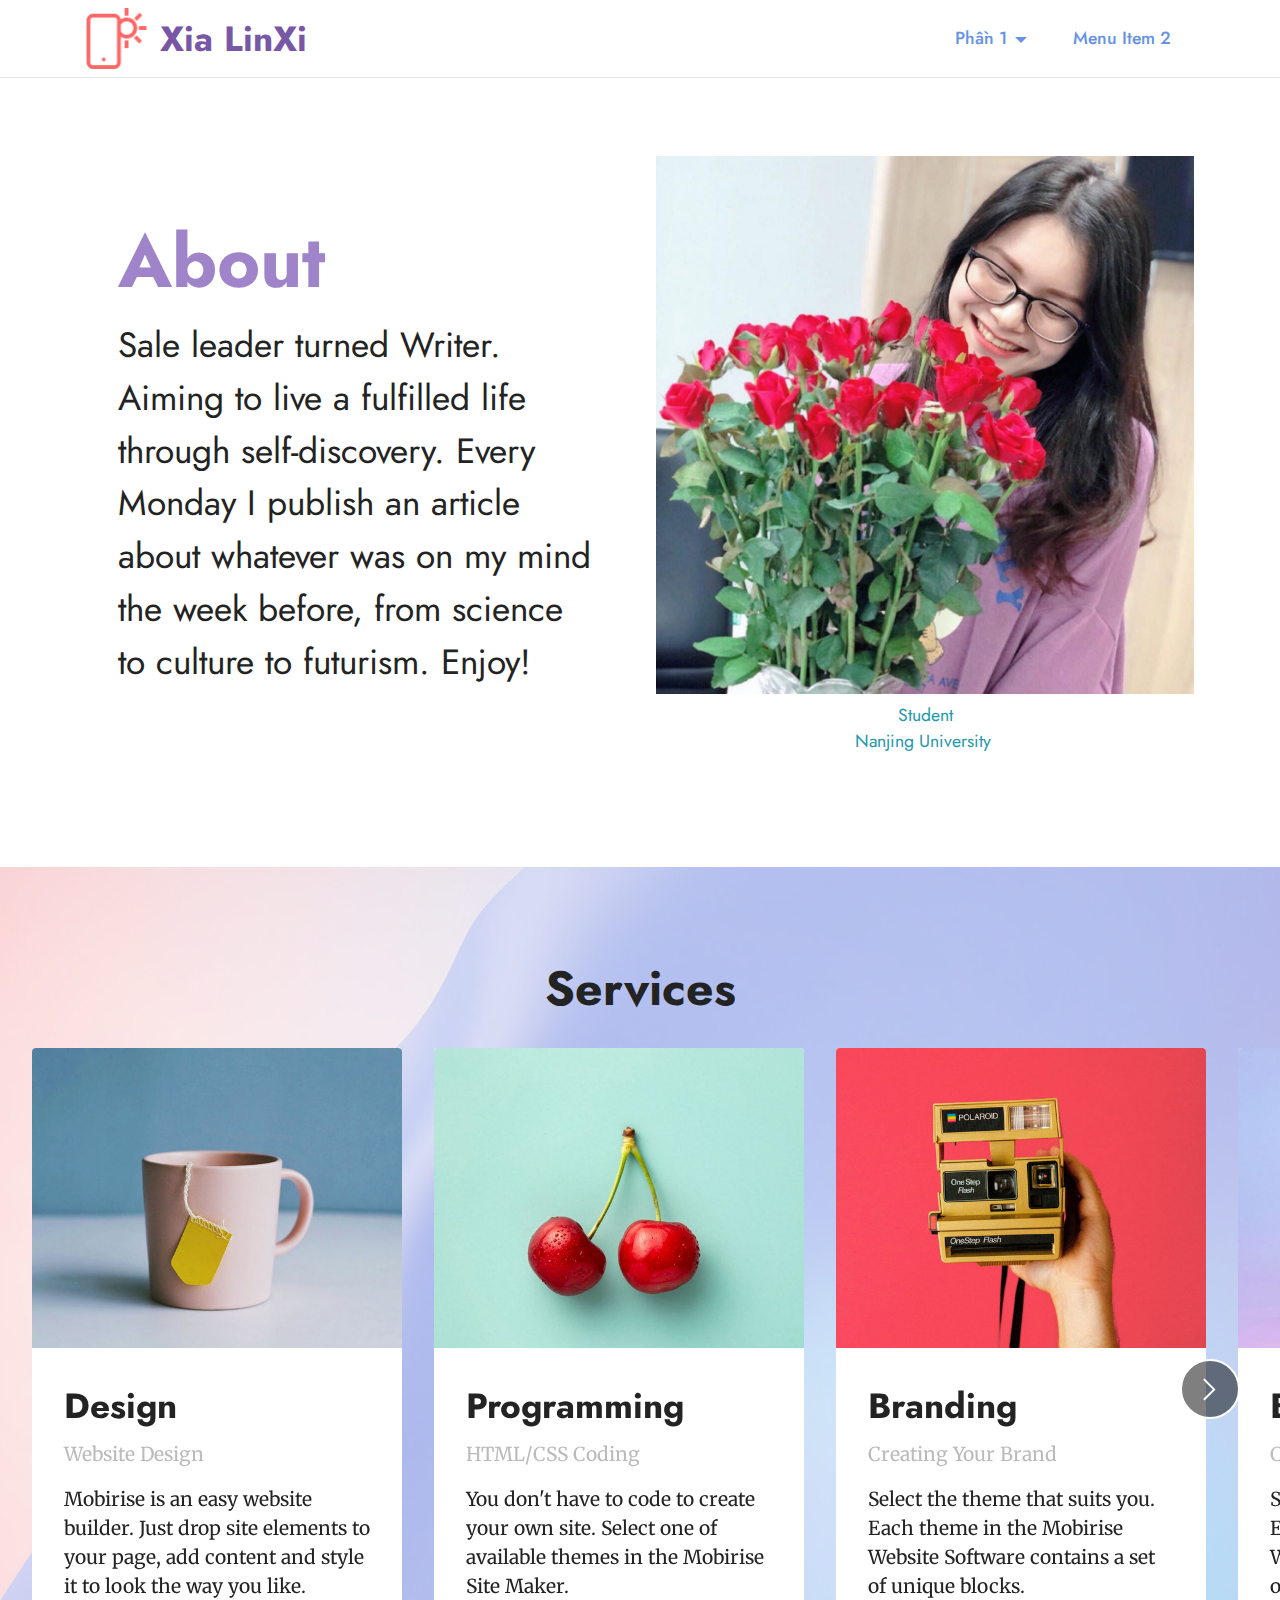
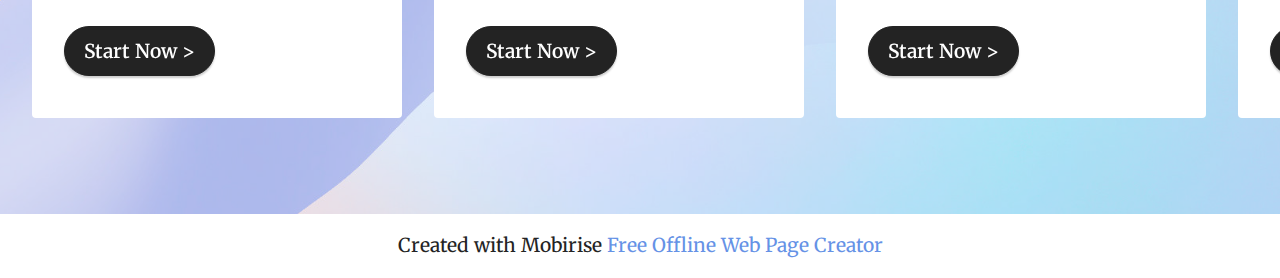
<file: index.html>
<!DOCTYPE html>
<html  >
<head>
  <!-- Site made with Mobirise Website Builder v5.6.11, https://mobirise.com -->
  <meta charset="UTF-8">
  <meta http-equiv="X-UA-Compatible" content="IE=edge">
  <meta name="generator" content="Mobirise v5.6.11, mobirise.com">
  <meta name="twitter:card" content="summary_large_image"/>
  <meta name="twitter:image:src" content="">
  <meta property="og:image" content="">
  <meta name="twitter:title" content="Home">
  <meta name="viewport" content="width=device-width, initial-scale=1, minimum-scale=1">
  <link rel="shortcut icon" href="assets/images/logo.png" type="image/x-icon">
  <meta name="description" content="">
  
  
  <title>Home</title>
  <link rel="stylesheet" href="assets/web/assets/mobirise-icons2/mobirise2.css">
  <link rel="stylesheet" href="assets/bootstrap/css/bootstrap.min.css">
  <link rel="stylesheet" href="assets/bootstrap/css/bootstrap-grid.min.css">
  <link rel="stylesheet" href="assets/bootstrap/css/bootstrap-reboot.min.css">
  <link rel="stylesheet" href="assets/dropdown/css/style.css">
  <link rel="stylesheet" href="assets/socicon/css/styles.css">
  <link rel="stylesheet" href="assets/theme/css/style.css">
  <link rel="preload" href="https://fonts.googleapis.com/css?family=Jost:100,200,300,400,500,600,700,800,900,100i,200i,300i,400i,500i,600i,700i,800i,900i&display=swap" as="style" onload="this.onload=null;this.rel='stylesheet'">
  <noscript><link rel="stylesheet" href="https://fonts.googleapis.com/css?family=Jost:100,200,300,400,500,600,700,800,900,100i,200i,300i,400i,500i,600i,700i,800i,900i&display=swap"></noscript>
  <link rel="preload" href="https://fonts.googleapis.com/css?family=Merriweather:300,300i,400,400i,700,700i,900,900i&display=swap" as="style" onload="this.onload=null;this.rel='stylesheet'">
  <noscript><link rel="stylesheet" href="https://fonts.googleapis.com/css?family=Merriweather:300,300i,400,400i,700,700i,900,900i&display=swap"></noscript>
  <link rel="preload" as="style" href="assets/mobirise/css/mbr-additional.css"><link rel="stylesheet" href="assets/mobirise/css/mbr-additional.css" type="text/css">
  
  
  
  
</head>
<body>
  
  <section data-bs-version="5.1" class="menu cid-s48OLK6784" once="menu" id="menu1-h">
    
    <nav class="navbar navbar-dropdown navbar-fixed-top navbar-expand-lg">
        <div class="container">
            <div class="navbar-brand">
                <span class="navbar-logo">
                    <a href="https://mobiri.se">
                        <img src="assets/images/logo.png" alt="Mobirise Website Builder" style="height: 3.8rem;">
                    </a>
                </span>
                <span class="navbar-caption-wrap"><a class="navbar-caption text-danger display-5" href="https://mobiri.se">Xia LinXi</a></span>
            </div>
            <button class="navbar-toggler" type="button" data-toggle="collapse" data-bs-toggle="collapse" data-target="#navbarSupportedContent" data-bs-target="#navbarSupportedContent" aria-controls="navbarNavAltMarkup" aria-expanded="false" aria-label="Toggle navigation">
                <div class="hamburger">
                    <span></span>
                    <span></span>
                    <span></span>
                    <span></span>
                </div>
            </button>
            <div class="collapse navbar-collapse" id="navbarSupportedContent">
                <ul class="navbar-nav nav-dropdown nav-right" data-app-modern-menu="true"><li class="nav-item dropdown"><a class="nav-link link dropdown-toggle text-primary display-4" href="https://mobirise.com" data-toggle="dropdown-submenu" data-bs-toggle="dropdown" data-bs-auto-close="outside" aria-expanded="false">&nbsp;Phần 1</a><div class="dropdown-menu" aria-labelledby="dropdown-562"><a class="dropdown-item text-primary display-4" href="https://mobirise.com">New Item</a></div></li>
                    <li class="nav-item"><a class="nav-link link text-primary display-4" href="https://mobirise.com">
                            Menu Item 2</a></li></ul>
                
                
            </div>
        </div>
    </nav>

</section>

<section data-bs-version="5.1" class="image2 cid-tieSR6SFWV" id="image2-m">
    

    
    

    <div class="container">
        <div class="row align-items-center">
            <div class="col-12 col-lg-6">
                <div class="image-wrapper">
                    <img src="assets/images/z3744487906517-2e3a5cc68f89c988b440c38e2362af0e-1256x1256.jpeg" alt="Mobirise Website Builder">
                    <p class="mbr-description mbr-fonts-style mt-2 align-center display-4">Student<br>Nanjing University&nbsp;</p>
                </div>
            </div>
            <div class="col-12 col-lg">
                <div class="text-wrapper">
                    <h3 class="mbr-section-title mbr-fonts-style mb-3 display-1"><strong>About</strong></h3>
                    <p class="mbr-text mbr-fonts-style display-5">
                        Sale leader turned Writer. Aiming to live a fulfilled life through self-discovery. Every Monday I publish an article about whatever was on my mind the week before, from science to culture to futurism. Enjoy!</p>
                </div>
            </div>
        </div>
    </div>
</section>

<section data-bs-version="5.1" class="slider5 mbr-embla cid-tieZGSY4bn" id="slider5-n">
    
    <div class="mbr-overlay"></div>
    <div class="position-relative">
        <div class="mbr-section-head">
            <h4 class="mbr-section-title mbr-fonts-style align-center mb-0 display-2">
                <strong>Services</strong></h4>
            
        </div>
        <div class="embla mt-4" data-skip-snaps="true" data-align="center" data-contain-scroll="trimSnaps" data-auto-play-interval="5" data-draggable="true">
            <div class="embla__viewport container-fluid">
                <div class="embla__container">
                    <div class="embla__slide slider-image item" style="margin-left: 1rem; margin-right: 1rem;">
                        <div class="slide-content">
                            <div class="item-img">
                                <div class="item-wrapper">
                                    <img src="assets/images/product2.jpg" alt="Mobirise Website Builder" title="">
                                </div>
                            </div>
                            <div class="item-content">
                                <h5 class="item-title mbr-fonts-style display-5"><strong>Design</strong></h5>
                                <h6 class="item-subtitle mbr-fonts-style mt-1 display-7">Website Design</h6>
                                <p class="mbr-text mbr-fonts-style mt-3 display-7">Mobirise is an easy website builder. Just
                                    drop site elements to your page, add content and style it to look the way you like.</p>
                            </div>
                            <div class="mbr-section-btn item-footer mt-2"><a href="" class="btn item-btn btn-black display-7" target="_blank">Start Now
                                    &gt;</a></div>
                        </div>
                    </div>
                    <div class="embla__slide slider-image item" style="margin-left: 1rem; margin-right: 1rem;">
                        <div class="slide-content">
                            <div class="item-img">
                                <div class="item-wrapper">
                                    <img src="assets/images/product3.jpg" alt="Mobirise Website Builder" title="">
                                </div>
                            </div>
                            <div class="item-content">
                                <h5 class="item-title mbr-fonts-style display-5"><strong>Programming</strong></h5>
                                <h6 class="item-subtitle mbr-fonts-style mt-1 display-7">
                                    HTML/CSS Coding</h6>
                                <p class="mbr-text mbr-fonts-style mt-3 display-7">You don't have to code to create your own
                                    site. Select one of available themes in the Mobirise Site Maker.</p>
                            </div>
                            <div class="mbr-section-btn item-footer mt-2"><a href="" class="btn item-btn btn-black display-7" target="_blank">Start Now
                                    &gt;</a></div>
                        </div>
                    </div>
                    <div class="embla__slide slider-image item" style="margin-left: 1rem; margin-right: 1rem;">
                        <div class="slide-content">
                            <div class="item-img">
                                <div class="item-wrapper">
                                    <img src="assets/images/product1.jpg" alt="Mobirise Website Builder" title="">
                                </div>
                            </div>
                            <div class="item-content">
                                <h5 class="item-title mbr-fonts-style display-5"><strong>Branding</strong></h5>
                                <h6 class="item-subtitle mbr-fonts-style mt-1 display-7">Creating Your Brand</h6>
                                <p class="mbr-text mbr-fonts-style mt-3 display-7">Select the theme that suits you. Each theme
                                    in the Mobirise Website Software contains a set of unique blocks.<br></p>
                            </div>
                            <div class="mbr-section-btn item-footer mt-2"><a href="" class="btn item-btn btn-black display-7" target="_blank">Start Now
                                    &gt;</a></div>
                        </div>
                    </div>
                    <div class="embla__slide slider-image item" style="margin-left: 1rem; margin-right: 1rem;">
                        <div class="slide-content">
                            <div class="item-img">
                                <div class="item-wrapper">
                                    <img src="assets/images/product4.jpg" alt="Mobirise Website Builder" title="">
                                </div>
                            </div>
                            <div class="item-content">
                                <h5 class="item-title mbr-fonts-style display-5"><strong>Branding</strong></h5>
                                <h6 class="item-subtitle mbr-fonts-style mt-1 display-7">Creating Your Brand</h6>
                                <p class="mbr-text mbr-fonts-style mt-3 display-7">Select the theme that suits you. Each theme
                                    in the Mobirise Website Software contains a set of unique blocks.<br></p>
                            </div>
                            <div class="mbr-section-btn item-footer mt-2"><a href="" class="btn item-btn btn-black display-7" target="_blank">Start Now
                                    &gt;</a></div>
                        </div>
                    </div>
                </div>
            </div>
            <button class="embla__button embla__button--prev">
                <span class="mobi-mbri mobi-mbri-arrow-prev mbr-iconfont" aria-hidden="true"></span>
                <span class="sr-only visually-hidden visually-hidden">Previous</span>
            </button>
            <button class="embla__button embla__button--next">
                <span class="mobi-mbri mobi-mbri-arrow-next mbr-iconfont" aria-hidden="true"></span>
                <span class="sr-only visually-hidden visually-hidden">Next</span>
            </button>
        </div>
    </div>
</section><section class="display-7" style="padding: 0;align-items: center;justify-content: center;flex-wrap: wrap;    align-content: center;display: flex;position: relative;height: 4rem;"><a href="https://mobiri.se/2874559" style="flex: 1 1;height: 4rem;position: absolute;width: 100%;z-index: 1;"><img alt="" style="height: 4rem;" src="[data-uri]"></a><p style="margin: 0;text-align: center;" class="display-7">Created with Mobirise &#8204;</p><a style="z-index:1" href="https://mobirise.com/offline-website-builder.html">Free Offline Web Page Creator</a></section><script src="assets/bootstrap/js/bootstrap.bundle.min.js"></script>  <script src="assets/smoothscroll/smooth-scroll.js"></script>  <script src="assets/ytplayer/index.js"></script>  <script src="assets/dropdown/js/navbar-dropdown.js"></script>  <script src="assets/embla/embla.min.js"></script>  <script src="assets/embla/script.js"></script>  <script src="assets/theme/js/script.js"></script>  
  
  
</body>
</html>
</file>
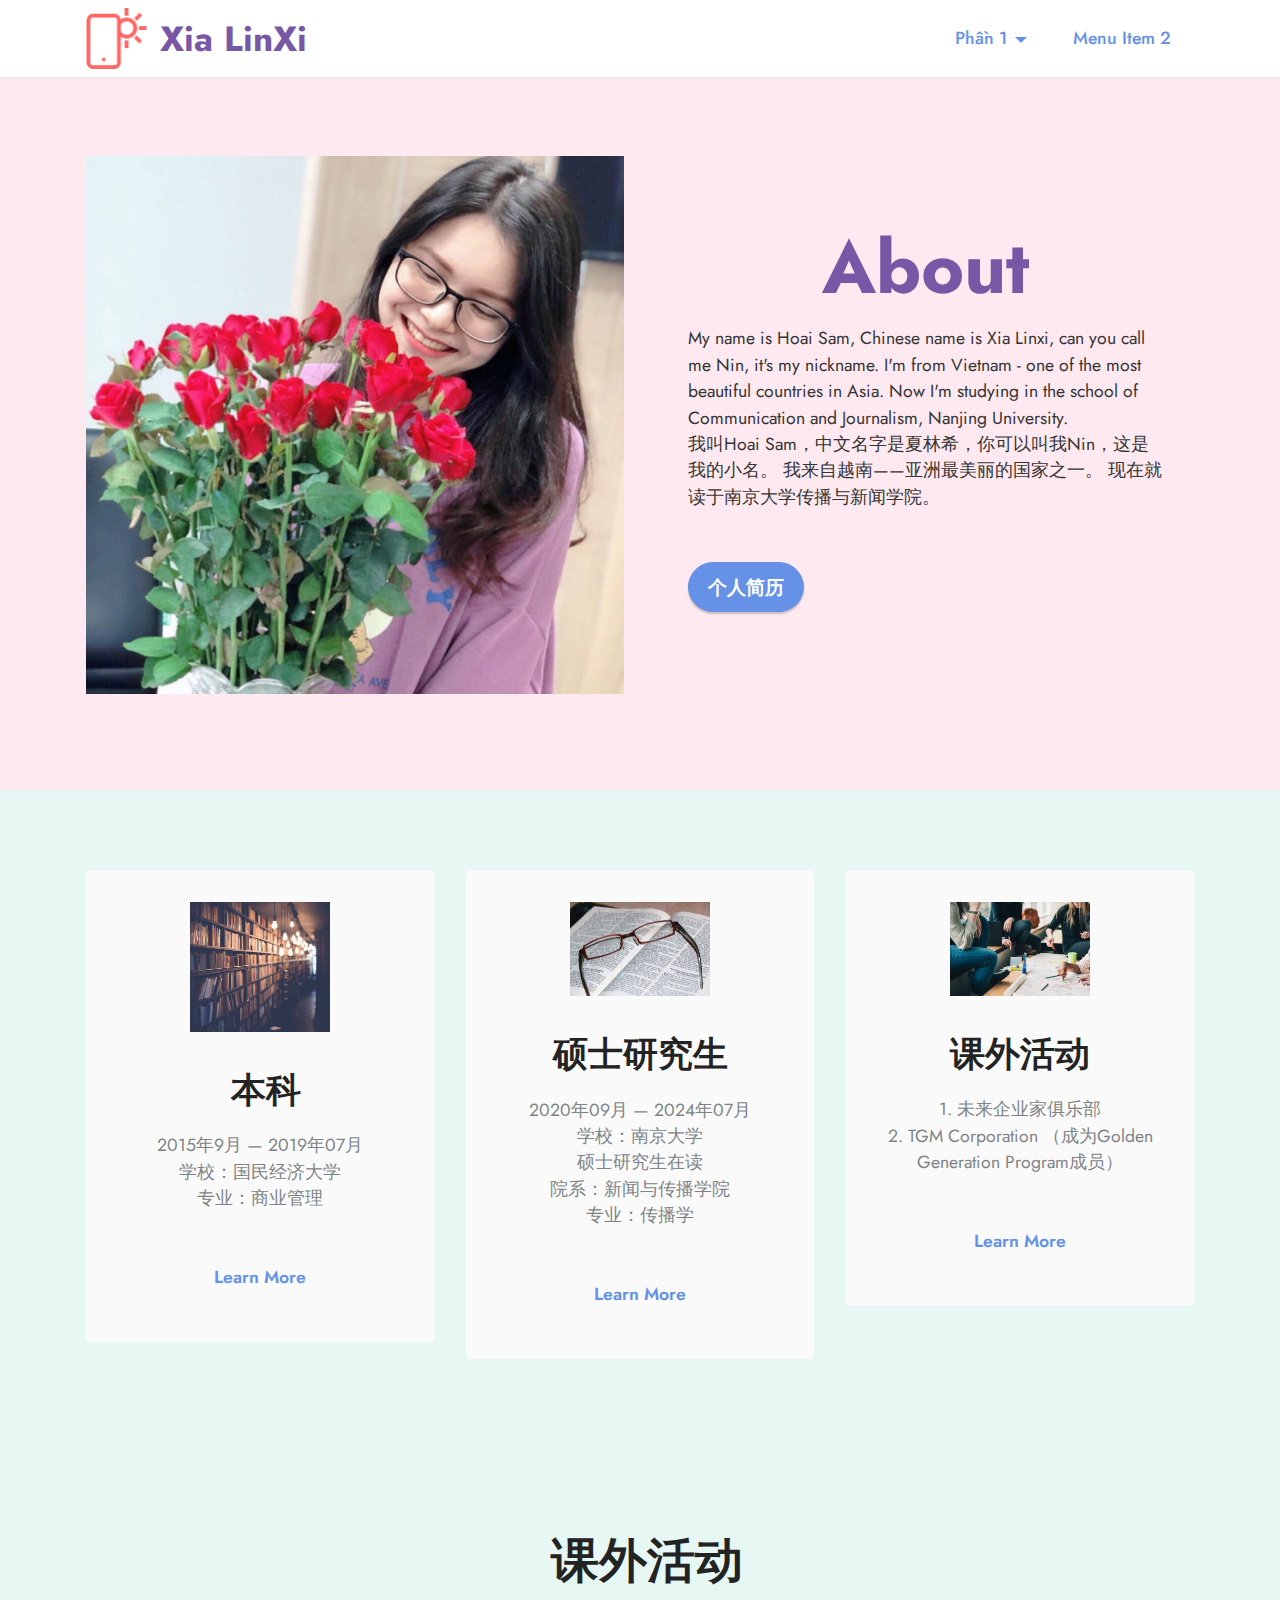
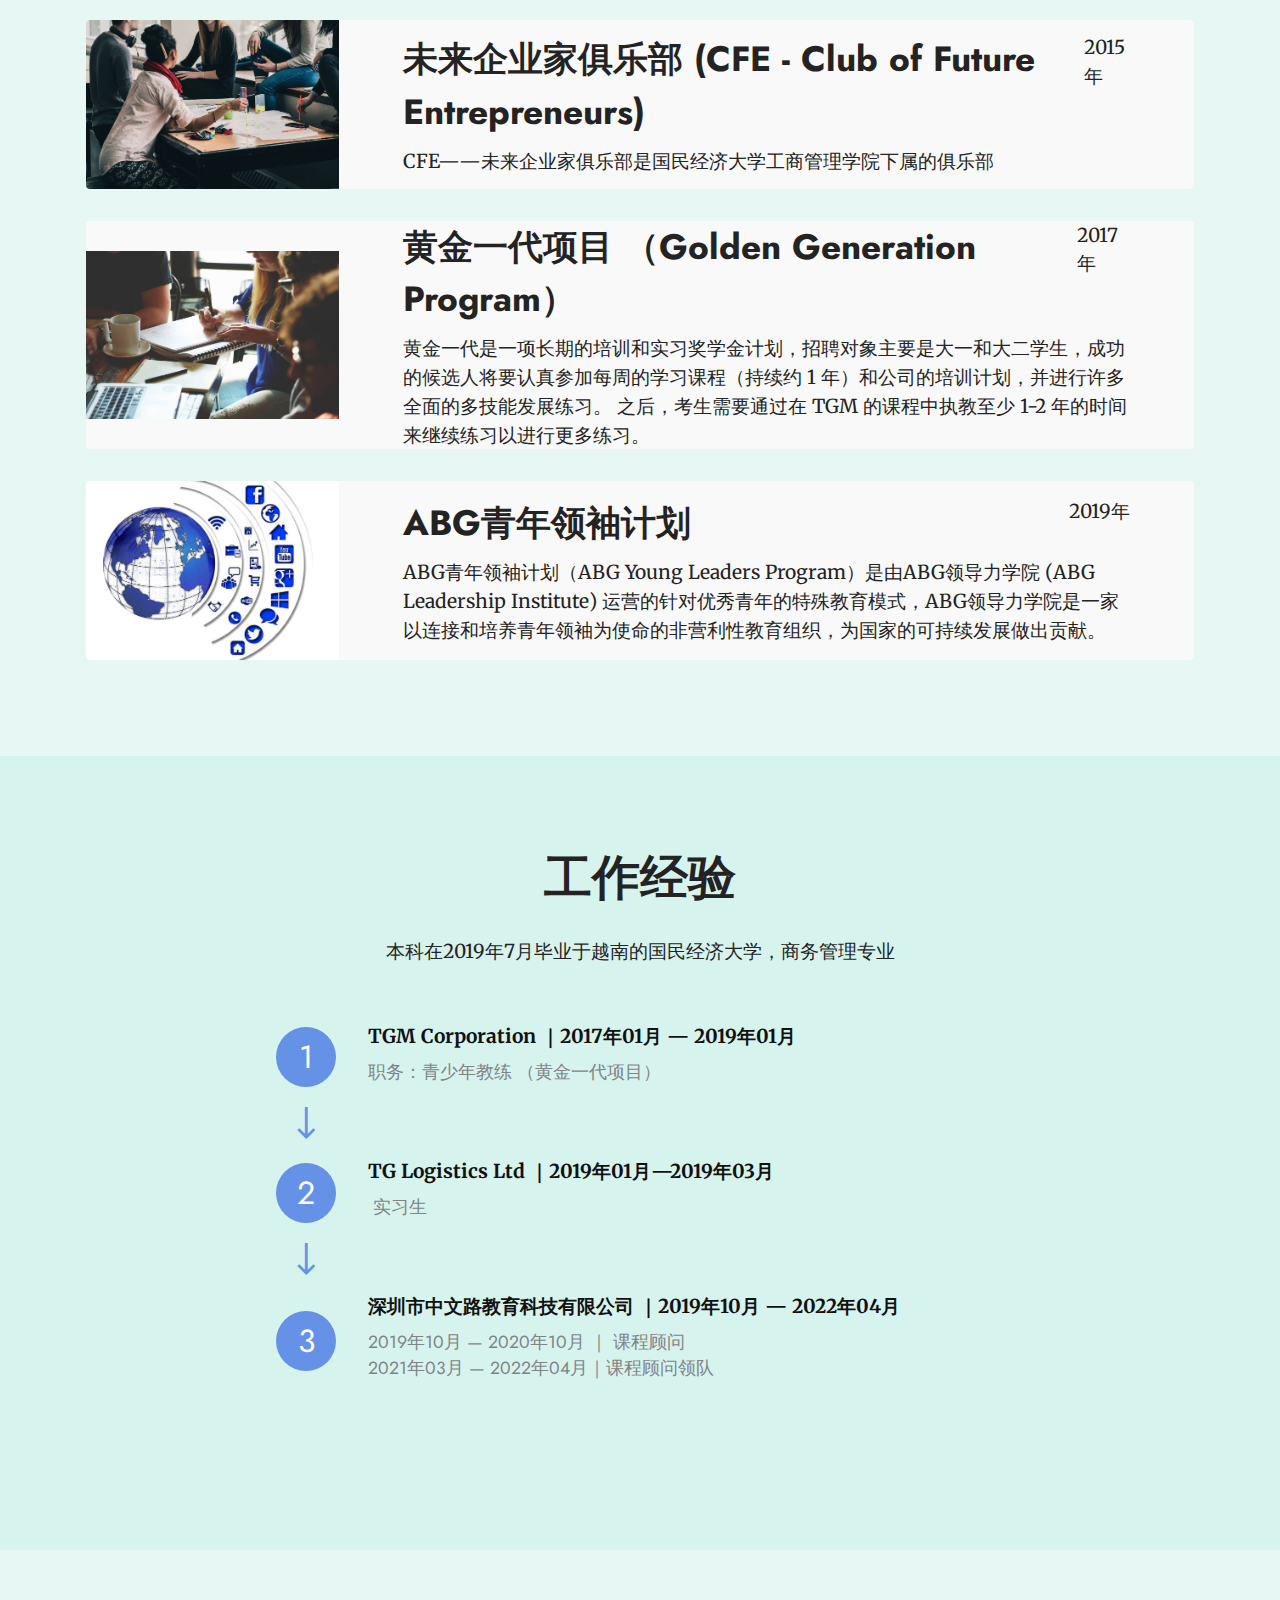
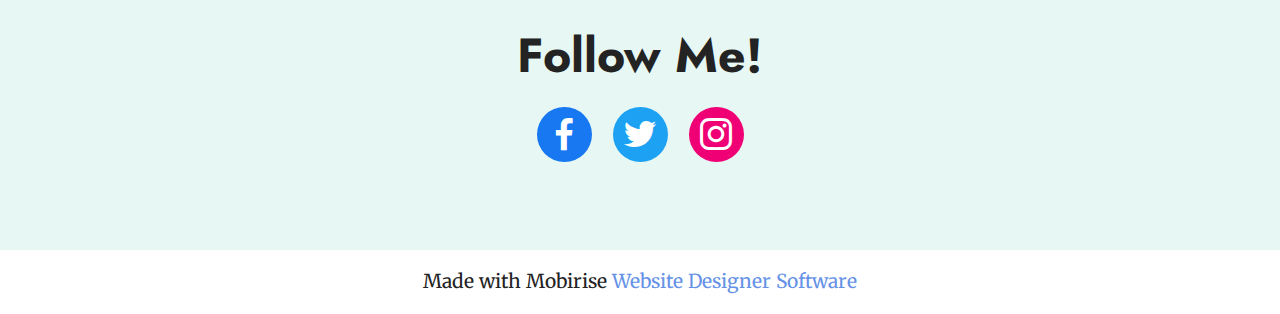
<file: httpswww.canva.cndesignDAEsuOOcKIMauD5IUy0MruhtFETi2TAAQwatch?utm_content=DAEsuOOcKIM&utm_campaign=designshare&utm_medium=link&utm_source=publishsharelink.html>
<!DOCTYPE html>
<html  >
<head>
  <!-- Site made with Mobirise Website Builder v5.6.11, https://mobirise.com -->
  <meta charset="UTF-8">
  <meta http-equiv="X-UA-Compatible" content="IE=edge">
  <meta name="generator" content="Mobirise v5.6.11, mobirise.com">
  <meta name="twitter:card" content="summary_large_image"/>
  <meta name="twitter:image:src" content="assets/images/httpswww.canva.cndesignDAEsuOOcKIMauD5IUy0MruhtFETi2TAAQwatch?utm_content=DAEsuOOcKIM&utm_campaign=designshare&utm_medium=link&utm_source=publishsharelink-meta.jpg">
  <meta property="og:image" content="assets/images/httpswww.canva.cndesignDAEsuOOcKIMauD5IUy0MruhtFETi2TAAQwatch?utm_content=DAEsuOOcKIM&utm_campaign=designshare&utm_medium=link&utm_source=publishsharelink-meta.jpg">
  <meta name="twitter:title" content="CV">
  <meta name="viewport" content="width=device-width, initial-scale=1, minimum-scale=1">
  <link rel="shortcut icon" href="assets/images/logo.png" type="image/x-icon">
  <meta name="description" content="个人简历">
  
  
  <title>CV</title>
  <link rel="stylesheet" href="assets/web/assets/mobirise-icons2/mobirise2.css">
  <link rel="stylesheet" href="assets/bootstrap/css/bootstrap.min.css">
  <link rel="stylesheet" href="assets/bootstrap/css/bootstrap-grid.min.css">
  <link rel="stylesheet" href="assets/bootstrap/css/bootstrap-reboot.min.css">
  <link rel="stylesheet" href="assets/dropdown/css/style.css">
  <link rel="stylesheet" href="assets/socicon/css/styles.css">
  <link rel="stylesheet" href="assets/theme/css/style.css">
  <link rel="preload" href="https://fonts.googleapis.com/css?family=Jost:100,200,300,400,500,600,700,800,900,100i,200i,300i,400i,500i,600i,700i,800i,900i&display=swap" as="style" onload="this.onload=null;this.rel='stylesheet'">
  <noscript><link rel="stylesheet" href="https://fonts.googleapis.com/css?family=Jost:100,200,300,400,500,600,700,800,900,100i,200i,300i,400i,500i,600i,700i,800i,900i&display=swap"></noscript>
  <link rel="preload" href="https://fonts.googleapis.com/css?family=Merriweather:300,300i,400,400i,700,700i,900,900i&display=swap" as="style" onload="this.onload=null;this.rel='stylesheet'">
  <noscript><link rel="stylesheet" href="https://fonts.googleapis.com/css?family=Merriweather:300,300i,400,400i,700,700i,900,900i&display=swap"></noscript>
  <link rel="preload" as="style" href="assets/mobirise/css/mbr-additional.css"><link rel="stylesheet" href="assets/mobirise/css/mbr-additional.css" type="text/css">
  
  
  
  
</head>
<body>
  
  <section data-bs-version="5.1" class="menu cid-tif0uHZerK" once="menu" id="menu1-s">
    
    <nav class="navbar navbar-dropdown navbar-fixed-top navbar-expand-lg">
        <div class="container">
            <div class="navbar-brand">
                <span class="navbar-logo">
                    <a href="https://mobiri.se">
                        <img src="assets/images/logo.png" alt="Mobirise Website Builder" style="height: 3.8rem;">
                    </a>
                </span>
                <span class="navbar-caption-wrap"><a class="navbar-caption text-danger display-5" href="https://mobiri.se">Xia LinXi</a></span>
            </div>
            <button class="navbar-toggler" type="button" data-toggle="collapse" data-bs-toggle="collapse" data-target="#navbarSupportedContent" data-bs-target="#navbarSupportedContent" aria-controls="navbarNavAltMarkup" aria-expanded="false" aria-label="Toggle navigation">
                <div class="hamburger">
                    <span></span>
                    <span></span>
                    <span></span>
                    <span></span>
                </div>
            </button>
            <div class="collapse navbar-collapse" id="navbarSupportedContent">
                <ul class="navbar-nav nav-dropdown nav-right" data-app-modern-menu="true"><li class="nav-item dropdown"><a class="nav-link link dropdown-toggle text-primary display-4" href="https://mobirise.com" data-toggle="dropdown-submenu" data-bs-toggle="dropdown" data-bs-auto-close="outside" aria-expanded="false">&nbsp;Phần 1</a><div class="dropdown-menu" aria-labelledby="dropdown-562"><a class="dropdown-item text-primary display-4" href="https://mobirise.com">New Item</a></div></li>
                    <li class="nav-item"><a class="nav-link link text-primary display-4" href="https://mobirise.com">
                            Menu Item 2</a></li></ul>
                
                
            </div>
        </div>
    </nav>

</section>

<section data-bs-version="5.1" class="header11 cid-tifnXDtrG5" data-bg-video="https://vimeo.com/428046504" id="header11-x">

    

    <div class="mbr-fallback-image disabled"></div>
    <div class="mbr-overlay" style="opacity: 0.8; background-color: rgb(254, 227, 236);"></div>

    <div class="container">
        <div class="row justify-content-center">
            <div class="col-12 col-md-6 image-wrapper">
                <img class="w-100" src="assets/images/z3744487906517-2e3a5cc68f89c988b440c38e2362af0e-1256x1256.jpeg" alt="Mobirise Website Builder">
            </div>
            <div class="col-12 col-md">
                <div class="text-wrapper text-center">
                    <h1 class="mbr-section-title mbr-fonts-style mb-3 display-1">
                        <strong>About</strong></h1>
                    <p class="mbr-text mbr-fonts-style display-4">My name is Hoai Sam, Chinese name is Xia Linxi, can you call me Nin, it's my nickname. I'm from Vietnam - one of the most beautiful countries in Asia. Now I'm studying in the school of Communication and Journalism, Nanjing University.<br>我叫Hoai Sam，中文名字是夏林希，你可以叫我Nin，这是我的小名。 我来自越南——亚洲最美丽的国家之一。 现在就读于南京大学传播与新闻学院。<br><br></p>
                    <div class="mbr-section-btn mt-3"><a class="btn btn-primary display-7" href="https://www.canva.cn/design/DAEsuOOcKIM/auD5IUy0MruhtFETi2TAAQ/watch?utm_content=DAEsuOOcKIM&utm_campaign=designshare&utm_medium=link&utm_source=publishsharelink" target="_blank">个人简历</a></div>
                </div>
            </div>
        </div>
    </div>
</section>

<section data-bs-version="5.1" class="clients2 cid-tifv8yDsj8" data-bg-video="https://vimeo.com/428046504" id="clients2-y">

    

    <div class="mbr-fallback-image disabled"></div>
    <div class="mbr-overlay" style="opacity: 0.5; background-color: rgb(205, 240, 234);">
    </div>
    <div class="container">
        <div class="row justify-content-center">
            <div class="card col-12 col-md-6 col-lg-4">
                <div class="card-wrapper">
                    <div class="img-wrapper">
                        <img src="assets/images/mbr-280x259.jpg" alt="Mobirise Website Builder">
                    </div>
                    <div class="card-box align-center">
                        
                        <h5 class="card-title mbr-fonts-style mb-3 display-5"><strong>&nbsp;本科</strong></h5>
                        <p class="mbr-text mbr-fonts-style mb-4 display-4">
                            2015年9月 — 2019年07月<br>学校：国民经济大学<br>专业：商业管理</p>
                        <div class="mbr-section-btn mt-3"><a class="btn btn-primary-outline display-4" href="https://mobiri.se">Learn More</a></div>
                    </div>
                </div>
            </div>
            <div class="card col-12 col-md-6 col-lg-4">
                <div class="card-wrapper">
                    <div class="img-wrapper">
                        <img src="assets/images/mbr-280x187.jpeg" alt="Mobirise Website Builder">
                    </div>
                    <div class="card-box align-center">
                        
                        <h5 class="card-title mbr-fonts-style mb-3 display-5">
                            <strong>硕士研究生</strong></h5>
                        <p class="mbr-text mbr-fonts-style mb-4 display-4">
                            2020年09月 — 2024年07月<br>学校：南京大学<br>硕士研究生在读<br>院系：新闻与传播学院<br>专业：传播学</p>
                        <div class="mbr-section-btn mt-3">
                            <a class="btn btn-primary-outline display-4" href="https://mobiri.se">Learn More</a>
                        </div>
                    </div>
                </div>
            </div>
            <div class="card col-12 col-md-6 col-lg-4">
                <div class="card-wrapper">
                    <div class="img-wrapper">
                        <img src="assets/images/mbr-1-280x187.jpg" alt="Mobirise Website Builder">
                    </div>
                    <div class="card-box align-center">
                        
                        <h5 class="card-title mbr-fonts-style mb-3 display-5"><strong>课外活动</strong></h5>
                        <p class="mbr-text mbr-fonts-style mb-4 display-4">
                            1. 未来企业家俱乐部<br>2. TGM Corporation （成为Golden Generation Program成员）</p>
                        <div class="mbr-section-btn mt-3">
                            <a class="btn btn-primary-outline display-4" href="https://mobiri.se">Learn More</a>
                        </div>
                    </div>
                </div>
            </div>
            
        </div>
    </div>
</section>

<section data-bs-version="5.1" class="features10 cid-tijJjvpGyc" data-bg-video="https://vimeo.com/428046504" id="features11-11">
    <!---->
    

    <div class="mbr-fallback-image disabled"></div>
    <div class="mbr-overlay" style="opacity: 0.5; background-color: rgb(205, 240, 234);">
    </div>
    <div class="container">
        <div class="title">
            <h3 class="mbr-section-title mbr-fonts-style mb-4 display-2"><strong>&nbsp;课外活动</strong></h3>
            
        </div>
        <div class="card">
            <div class="card-wrapper">
                <div class="row align-items-center">
                    <div class="col-12 col-md-3">
                        <div class="image-wrapper">
                            <img src="assets/images/mbr-596x397.jpg" alt="Mobirise Website Builder" title="">
                        </div>
                    </div>
                    <div class="col-12 col-md">
                        <div class="card-box">
                            <div class="row">
                                <div class="col-12">
                                    <div class="top-line">
                                        <h4 class="card-title mbr-fonts-style display-5"><strong>未来企业家俱乐部 (CFE - Club of Future Entrepreneurs)</strong></h4>
                                        <p class="cost mbr-fonts-style display-7">2015年</p>
                                    </div>
                                </div>
                                <div class="col-12">
                                    <div class="bottom-line">
                                        <p class="mbr-text mbr-fonts-style m-0 display-7">
                                            CFE——未来企业家俱乐部是国民经济大学工商管理学院下属的俱乐部
                                        </p>
                                    </div>
                                </div>
                            </div>
                        </div>
                    </div>
                </div>
            </div>
        </div>
        <div class="card">
            <div class="card-wrapper">
                <div class="row align-items-center">
                    <div class="col-12 col-md-3">
                        <div class="image-wrapper">
                            <img src="assets/images/mbr-1-596x397.jpg" alt="Mobirise Website Builder" title="">
                        </div>
                    </div>
                    <div class="col-12 col-md">
                        <div class="card-box">
                            <div class="row">
                                <div class="col-12">
                                    <div class="top-line">
                                        <h4 class="card-title mbr-fonts-style display-5"><strong>黄金一代项目 （Golden Generation Program）</strong></h4>
                                        <p class="cost mbr-fonts-style display-7">2017年</p>
                                    </div>
                                </div>
                                <div class="col-12">
                                    <div class="bottom-line">
                                        <p class="mbr-text mbr-fonts-style m-0 display-7">黄金一代是一项长期的培训和实习奖学金计划，招聘对象主要是大一和大二学生，成功的候选人将要认真参加每周的学习课程（持续约 1 年）和公司的培训计划，并进行许多全面的多技能发展练习。 之后，考生需要通过在 TGM 的课程中​​执教至少 1-2 年的时间来继续练习以进行更多练习。
                                        </p>
                                    </div>
                                </div>
                            </div>
                        </div>
                    </div>
                </div>
            </div>
        </div>
        <div class="card">
            <div class="card-wrapper">
                <div class="row align-items-center">
                    <div class="col-12 col-md-3">
                        <div class="image-wrapper">
                            <img src="assets/images/mbr-596x421.jpg" alt="Mobirise Website Builder" title="">
                        </div>
                    </div>
                    <div class="col-12 col-md">
                        <div class="card-box">
                            <div class="row">
                                <div class="col-12">
                                    <div class="top-line">
                                        <h4 class="card-title mbr-fonts-style display-5"><strong>ABG青年领袖计划</strong></h4>
                                        <p class="cost mbr-fonts-style display-7">2019年</p>
                                    </div>
                                </div>
                                <div class="col-12">
                                    <div class="bottom-line">
                                        <p class="mbr-text mbr-fonts-style m-0 display-7">ABG青年领袖计划（ABG Young Leaders Program）是由ABG领导力学院 (ABG Leadership Institute) 运营的针对优秀青年的特殊教育模式，ABG领导力学院是一家以连接和培养青年领袖为使命的非营利性教育组织，为国家的可持续发展做出贡献。</p>
                                    </div>
                                </div>
                            </div>
                        </div>
                    </div>
                </div>
            </div>
        </div>
        
        
        
    </div>
</section>

<section data-bs-version="5.1" class="features19 cid-tifvuSuB0I" data-bg-video="https://vimeo.com/428046504" id="features20-z">

    

    <div class="mbr-fallback-image disabled"></div>
    <div class="mbr-overlay" style="opacity: 0.8; background-color: rgb(205, 240, 234);">
    </div>
    <div class="container">
        <div class="row justify-content-center">
            <div class="col-md-12 col-lg-9">
                <div class="card-wrapper pb-4">
                    <div class="card-box align-center">
                        <h4 class="card-title mbr-fonts-style mb-4 display-2">
                            <strong>工作经验</strong></h4>
                        <p class="mbr-text mbr-fonts-style mb-4 display-7">本科在2019年7月毕业于越南的国民经济大学，商务管理专业</p>
                        
                    </div>
                </div>
            </div>
            <div class="col-12 col-md-8">
                <div class="item mbr-flex">
                    <div class="icon-box">
                        <span class="step-number mbr-fonts-style display-5">1</span>
                    </div>
                    <div class="text-box">
                        <h4 class="icon-title card-title mbr-black mbr-fonts-style display-7">
                            <strong>TGM Corporation ｜2017年01月 — 2019年01月</strong><br></h4>
                        <h5 class="icon-text mbr-black mbr-fonts-style display-4">职务：青少年教练 （黄金一代项目）</h5>
                    </div>
                </div>
                <div class="item mbr-flex">
                    <div class="icon-box">
                        <span class="step-number mbr-fonts-style display-5">2</span>
                    </div>
                    <div class="text-box">
                        <h4 class="icon-title card-title mbr-black mbr-fonts-style display-7">
                            <strong>TG Logistics Ltd ｜2019年01月—2019年03月</strong></h4>
                        <h5 class="icon-text mbr-black mbr-fonts-style display-4"><strong>&nbsp;</strong>实习生</h5>
                    </div>
                </div>
                <div class="item mbr-flex last">
                    <div class="icon-box">
                        <span class="step-number mbr-fonts-style display-5">3</span>
                    </div>
                    <div class="text-box">
                        <h4 class="icon-title card-title mbr-black mbr-fonts-style display-7">
                            <strong>深圳市中文路教育科技有限公司 ｜2019年10月 — 2022年04月</strong><br></h4>
                        <h5 class="icon-text mbr-black mbr-fonts-style display-4">2019年10月 — 2020年10月 ｜ 课程顾问<div>2021年03月 — 2022年04月｜课程顾问领队</div></h5>
                    </div>
                </div>
                
                
                
                
                
                
                
            </div>
        </div>
    </div>
</section>

<section data-bs-version="5.1" class="share3 cid-tikQtpjgVH" data-bg-video="https://vimeo.com/428046504" id="share3-14">
    
     
    
    <div class="mbr-fallback-image disabled"></div>
    <div class="mbr-overlay" style="opacity: 0.5; background-color: rgb(205, 240, 234);">
    </div>

    <div class="container">
        <div class="media-container-row">
            <div class="col-12">
                <h3 class="mbr-section-title align-center mb-3 mbr-fonts-style display-2">
                    <strong>Follow Me!</strong>
                </h3>
                <div class="social-list align-center">
                   
                    <a class="iconfont-wrapper bg-facebook m-2 " target="_blank" href="https://www.facebook.com/hoai.sam.58">
                            <span class="socicon-facebook socicon"></span>
                        </a>
                        <a class="iconfont-wrapper bg-twitter m-2" href="https://mobiri.se" target="_blank">
                            <span class="socicon-twitter socicon"></span>
                        </a>
                        <a class="iconfont-wrapper bg-instagram m-2" href="https://www.instagram.com/hoaisam_linxi1004/" target="_blank">
                            <span class="socicon-instagram socicon"></span>
                        </a>
                        
                        
                        
                        
                        
                        
                        
                        
                </div>
            </div>
        </div>
    </div>
</section><section class="display-7" style="padding: 0;align-items: center;justify-content: center;flex-wrap: wrap;    align-content: center;display: flex;position: relative;height: 4rem;"><a href="https://mobiri.se/2874559" style="flex: 1 1;height: 4rem;position: absolute;width: 100%;z-index: 1;"><img alt="" style="height: 4rem;" src="[data-uri]"></a><p style="margin: 0;text-align: center;" class="display-7">Made with Mobirise &#8204;</p><a style="z-index:1" href="https://mobirise.com/website-design-software.html">Website Designer Software</a></section><script src="assets/bootstrap/js/bootstrap.bundle.min.js"></script>  <script src="assets/smoothscroll/smooth-scroll.js"></script>  <script src="assets/ytplayer/index.js"></script>  <script src="assets/dropdown/js/navbar-dropdown.js"></script>  <script src="assets/vimeoplayer/player.js"></script>  <script src="assets/theme/js/script.js"></script>  
  
  
</body>
</html>
</file>
<file: assets/web/assets/mobirise-icons2/mobirise2.css>
@font-face {
  font-family: 'Moririse2';
  font-display: swap;
  src:  url('mobirise2.eot?f2bix4');
  src:  url('mobirise2.eot?f2bix4#iefix') format('embedded-opentype'),
    url('mobirise2.ttf?f2bix4') format('truetype'),
    url('mobirise2.woff?f2bix4') format('woff'),
    url('mobirise2.svg?f2bix4#mobirise2') format('svg');
  font-weight: normal;
  font-style: normal;
}

[class^="mobi-"], [class*=" mobi-"] {
  /* use !important to prevent issues with browser extensions that change fonts */
  font-family: 'Moririse2' !important;
  speak: none;
  font-style: normal;
  font-weight: normal;
  font-variant: normal;
  text-transform: none;
  line-height: 1;

  /* Better Font Rendering =========== */
  -webkit-font-smoothing: antialiased;
  -moz-osx-font-smoothing: grayscale;
}

.mobi-mbri-add-submenu:before {
  content: "\e900";
}
.mobi-mbri-alert:before {
  content: "\e901";
}
.mobi-mbri-align-center:before {
  content: "\e902";
}
.mobi-mbri-align-justify:before {
  content: "\e903";
}
.mobi-mbri-align-left:before {
  content: "\e904";
}
.mobi-mbri-align-right:before {
  content: "\e905";
}
.mobi-mbri-android:before {
  content: "\e906";
}
.mobi-mbri-apple:before {
  content: "\e907";
}
.mobi-mbri-arrow-down:before {
  content: "\e908";
}
.mobi-mbri-arrow-next:before {
  content: "\e909";
}
.mobi-mbri-arrow-prev:before {
  content: "\e90a";
}
.mobi-mbri-arrow-up:before {
  content: "\e90b";
}
.mobi-mbri-bold:before {
  content: "\e90c";
}
.mobi-mbri-bookmark:before {
  content: "\e90d";
}
.mobi-mbri-bootstrap:before {
  content: "\e90e";
}
.mobi-mbri-briefcase:before {
  content: "\e90f";
}
.mobi-mbri-browse:before {
  content: "\e910";
}
.mobi-mbri-bulleted-list:before {
  content: "\e911";
}
.mobi-mbri-calendar:before {
  content: "\e912";
}
.mobi-mbri-camera:before {
  content: "\e913";
}
.mobi-mbri-cart-add:before {
  content: "\e914";
}
.mobi-mbri-cart-full:before {
  content: "\e915";
}
.mobi-mbri-cash:before {
  content: "\e916";
}
.mobi-mbri-change-style:before {
  content: "\e917";
}
.mobi-mbri-chat:before {
  content: "\e918";
}
.mobi-mbri-clock:before {
  content: "\e919";
}
.mobi-mbri-close:before {
  content: "\e91a";
}
.mobi-mbri-cloud:before {
  content: "\e91b";
}
.mobi-mbri-code:before {
  content: "\e91c";
}
.mobi-mbri-contact-form:before {
  content: "\e91d";
}
.mobi-mbri-credit-card:before {
  content: "\e91e";
}
.mobi-mbri-cursor-click:before {
  content: "\e91f";
}
.mobi-mbri-cust-feedback:before {
  content: "\e920";
}
.mobi-mbri-database:before {
  content: "\e921";
}
.mobi-mbri-delivery:before {
  content: "\e922";
}
.mobi-mbri-desktop:before {
  content: "\e923";
}
.mobi-mbri-devices:before {
  content: "\e924";
}
.mobi-mbri-down:before {
  content: "\e925";
}
.mobi-mbri-download-2:before {
  content: "\e926";
}
.mobi-mbri-download:before {
  content: "\e927";
}
.mobi-mbri-drag-n-drop-2:before {
  content: "\e928";
}
.mobi-mbri-drag-n-drop:before {
  content: "\e929";
}
.mobi-mbri-edit-2:before {
  content: "\e92a";
}
.mobi-mbri-edit:before {
  content: "\e92b";
}
.mobi-mbri-error:before {
  content: "\e92c";
}
.mobi-mbri-extension:before {
  content: "\e92d";
}
.mobi-mbri-features:before {
  content: "\e92e";
}
.mobi-mbri-file:before {
  content: "\e92f";
}
.mobi-mbri-flag:before {
  content: "\e930";
}
.mobi-mbri-folder:before {
  content: "\e931";
}
.mobi-mbri-gift:before {
  content: "\e932";
}
.mobi-mbri-github:before {
  content: "\e933";
}
.mobi-mbri-globe-2:before {
  content: "\e934";
}
.mobi-mbri-globe:before {
  content: "\e935";
}
.mobi-mbri-growing-chart:before {
  content: "\e936";
}
.mobi-mbri-hearth:before {
  content: "\e937";
}
.mobi-mbri-help:before {
  content: "\e938";
}
.mobi-mbri-home:before {
  content: "\e939";
}
.mobi-mbri-hot-cup:before {
  content: "\e93a";
}
.mobi-mbri-idea:before {
  content: "\e93b";
}
.mobi-mbri-image-gallery:before {
  content: "\e93c";
}
.mobi-mbri-image-slider:before {
  content: "\e93d";
}
.mobi-mbri-info:before {
  content: "\e93e";
}
.mobi-mbri-italic:before {
  content: "\e93f";
}
.mobi-mbri-key:before {
  content: "\e940";
}
.mobi-mbri-laptop:before {
  content: "\e941";
}
.mobi-mbri-layers:before {
  content: "\e942";
}
.mobi-mbri-left-right:before {
  content: "\e943";
}
.mobi-mbri-left:before {
  content: "\e944";
}
.mobi-mbri-letter:before {
  content: "\e945";
}
.mobi-mbri-like:before {
  content: "\e946";
}
.mobi-mbri-link:before {
  content: "\e947";
}
.mobi-mbri-lock:before {
  content: "\e948";
}
.mobi-mbri-login:before {
  content: "\e949";
}
.mobi-mbri-logout:before {
  content: "\e94a";
}
.mobi-mbri-magic-stick:before {
  content: "\e94b";
}
.mobi-mbri-map-pin:before {
  content: "\e94c";
}
.mobi-mbri-menu:before {
  content: "\e94d";
}
.mobi-mbri-mobile-2:before {
  content: "\e94e";
}
.mobi-mbri-mobile-horizontal:before {
  content: "\e94f";
}
.mobi-mbri-mobile:before {
  content: "\e950";
}
.mobi-mbri-mobirise:before {
  content: "\e951";
}
.mobi-mbri-more-horizontal:before {
  content: "\e952";
}
.mobi-mbri-more-vertical:before {
  content: "\e953";
}
.mobi-mbri-music:before {
  content: "\e954";
}
.mobi-mbri-new-file:before {
  content: "\e955";
}
.mobi-mbri-numbered-list:before {
  content: "\e956";
}
.mobi-mbri-opened-folder:before {
  content: "\e957";
}
.mobi-mbri-pages:before {
  content: "\e958";
}
.mobi-mbri-paper-plane:before {
  content: "\e959";
}
.mobi-mbri-paperclip:before {
  content: "\e95a";
}
.mobi-mbri-phone:before {
  content: "\e95b";
}
.mobi-mbri-photo:before {
  content: "\e95c";
}
.mobi-mbri-photos:before {
  content: "\e95d";
}
.mobi-mbri-pin:before {
  content: "\e95e";
}
.mobi-mbri-play:before {
  content: "\e95f";
}
.mobi-mbri-plus:before {
  content: "\e960";
}
.mobi-mbri-preview:before {
  content: "\e961";
}
.mobi-mbri-print:before {
  content: "\e962";
}
.mobi-mbri-protect:before {
  content: "\e963";
}
.mobi-mbri-question:before {
  content: "\e964";
}
.mobi-mbri-quote-left:before {
  content: "\e965";
}
.mobi-mbri-quote-right:before {
  content: "\e966";
}
.mobi-mbri-redo:before {
  content: "\e967";
}
.mobi-mbri-refresh:before {
  content: "\e968";
}
.mobi-mbri-responsive-2:before {
  content: "\e969";
}
.mobi-mbri-responsive:before {
  content: "\e96a";
}
.mobi-mbri-right:before {
  content: "\e96b";
}
.mobi-mbri-rocket:before {
  content: "\e96c";
}
.mobi-mbri-sad-face:before {
  content: "\e96d";
}
.mobi-mbri-sale:before {
  content: "\e96e";
}
.mobi-mbri-save:before {
  content: "\e96f";
}
.mobi-mbri-search:before {
  content: "\e970";
}
.mobi-mbri-setting-2:before {
  content: "\e971";
}
.mobi-mbri-setting-3:before {
  content: "\e972";
}
.mobi-mbri-setting:before {
  content: "\e973";
}
.mobi-mbri-share:before {
  content: "\e974";
}
.mobi-mbri-shopping-bag:before {
  content: "\e975";
}
.mobi-mbri-shopping-basket:before {
  content: "\e976";
}
.mobi-mbri-shopping-cart:before {
  content: "\e977";
}
.mobi-mbri-sites:before {
  content: "\e978";
}
.mobi-mbri-smile-face:before {
  content: "\e979";
}
.mobi-mbri-speed:before {
  content: "\e97a";
}
.mobi-mbri-star:before {
  content: "\e97b";
}
.mobi-mbri-success:before {
  content: "\e97c";
}
.mobi-mbri-sun:before {
  content: "\e97d";
}
.mobi-mbri-sun2:before {
  content: "\e97e";
}
.mobi-mbri-tablet-vertical:before {
  content: "\e97f";
}
.mobi-mbri-tablet:before {
  content: "\e980";
}
.mobi-mbri-target:before {
  content: "\e981";
}
.mobi-mbri-timer:before {
  content: "\e982";
}
.mobi-mbri-to-ftp:before {
  content: "\e983";
}
.mobi-mbri-to-local-drive:before {
  content: "\e984";
}
.mobi-mbri-touch-swipe:before {
  content: "\e985";
}
.mobi-mbri-touch:before {
  content: "\e986";
}
.mobi-mbri-trash:before {
  content: "\e987";
}
.mobi-mbri-underline:before {
  content: "\e988";
}
.mobi-mbri-undo:before {
  content: "\e989";
}
.mobi-mbri-unlink:before {
  content: "\e98a";
}
.mobi-mbri-unlock:before {
  content: "\e98b";
}
.mobi-mbri-up-down:before {
  content: "\e98c";
}
.mobi-mbri-up:before {
  content: "\e98d";
}
.mobi-mbri-update:before {
  content: "\e98e";
}
.mobi-mbri-upload-2:before {
  content: "\e98f";
}
.mobi-mbri-upload:before {
  content: "\e990";
}
.mobi-mbri-user-2:before {
  content: "\e991";
}
.mobi-mbri-user:before {
  content: "\e992";
}
.mobi-mbri-users:before {
  content: "\e993";
}
.mobi-mbri-video-play:before {
  content: "\e994";
}
.mobi-mbri-video:before {
  content: "\e995";
}
.mobi-mbri-watch:before {
  content: "\e996";
}
.mobi-mbri-website-theme-2:before {
  content: "\e997";
}
.mobi-mbri-website-theme:before {
  content: "\e998";
}
.mobi-mbri-wifi:before {
  content: "\e999";
}
.mobi-mbri-windows:before {
  content: "\e99a";
}
.mobi-mbri-zoom-in:before {
  content: "\e99b";
}
.mobi-mbri-zoom-out:before {
  content: "\e99c";
}
</file>
<file: assets/dropdown/css/style.css>
.navbar-dropdown {
  left: 0;
  padding: 0;
  position: absolute;
  right: 0;
  top: 0;
  transition: all 0.45s ease;
  z-index: 1030;
  background: #282828; }
  .navbar-dropdown .navbar-logo {
    margin-right: 0.8rem;
    transition: margin 0.3s ease-in-out;
    vertical-align: middle; }
    .navbar-dropdown .navbar-logo img {
      height: 3.125rem;
      transition: all 0.3s ease-in-out; }
    .navbar-dropdown .navbar-logo.mbr-iconfont {
      font-size: 3.125rem;
      line-height: 3.125rem; }
  .navbar-dropdown .navbar-caption {
    font-weight: 700;
    white-space: normal;
    vertical-align: -4px;
    line-height: 3.125rem !important; }
    .navbar-dropdown .navbar-caption, .navbar-dropdown .navbar-caption:hover {
      color: inherit;
      text-decoration: none; }
  .navbar-dropdown .mbr-iconfont + .navbar-caption {
    vertical-align: -1px; }
  .navbar-dropdown.navbar-fixed-top {
    position: fixed; }
  .navbar-dropdown .navbar-brand span {
    vertical-align: -4px; }
  .navbar-dropdown.bg-color.transparent {
    background: none; }
  .navbar-dropdown.navbar-short .navbar-brand {
    padding: 0.625rem 0; }
    .navbar-dropdown.navbar-short .navbar-brand span {
      vertical-align: -1px; }
  .navbar-dropdown.navbar-short .navbar-caption {
    line-height: 2.375rem !important;
    vertical-align: -2px; }
  .navbar-dropdown.navbar-short .navbar-logo {
    margin-right: 0.5rem; }
    .navbar-dropdown.navbar-short .navbar-logo img {
      height: 2.375rem; }
    .navbar-dropdown.navbar-short .navbar-logo.mbr-iconfont {
      font-size: 2.375rem;
      line-height: 2.375rem; }
  .navbar-dropdown.navbar-short .mbr-table-cell {
    height: 3.625rem; }
  .navbar-dropdown .navbar-close {
    left: 0.6875rem;
    position: fixed;
    top: 0.75rem;
    z-index: 1000; }
  .navbar-dropdown .hamburger-icon {
    content: "";
    display: inline-block;
    vertical-align: middle;
    width: 16px;
    -webkit-box-shadow: 0 -6px 0 1px #282828,0 0 0 1px #282828,0 6px 0 1px #282828;
    -moz-box-shadow: 0 -6px 0 1px #282828,0 0 0 1px #282828,0 6px 0 1px #282828;
    box-shadow: 0 -6px 0 1px #282828,0 0 0 1px #282828,0 6px 0 1px #282828; }

.dropdown-menu .dropdown-toggle[data-toggle="dropdown-submenu"]::after {
  border-bottom: 0.35em solid transparent;
  border-left: 0.35em solid;
  border-right: 0;
  border-top: 0.35em solid transparent;
  margin-left: 0.3rem; }

.dropdown-menu .dropdown-item:focus {
  outline: 0; }

.nav-dropdown {
  font-size: 0.75rem;
  font-weight: 500;
  height: auto !important; }
  .nav-dropdown .nav-btn {
    padding-left: 1rem; }
  .nav-dropdown .link {
    margin: .667em 1.667em;
    font-weight: 500;
    padding: 0;
    transition: color .2s ease-in-out; }
    .nav-dropdown .link.dropdown-toggle {
      margin-right: 2.583em; }
      .nav-dropdown .link.dropdown-toggle::after {
        margin-left: .25rem;
        border-top: 0.35em solid;
        border-right: 0.35em solid transparent;
        border-left: 0.35em solid transparent;
        border-bottom: 0; }
      .nav-dropdown .link.dropdown-toggle[aria-expanded="true"] {
        margin: 0;
        padding: 0.667em 3.263em  0.667em 1.667em; }
  .nav-dropdown .link::after,
  .nav-dropdown .dropdown-item::after {
    color: inherit; }
  .nav-dropdown .btn {
    font-size: 0.75rem;
    font-weight: 700;
    letter-spacing: 0;
    margin-bottom: 0;
    padding-left: 1.25rem;
    padding-right: 1.25rem; }
  .nav-dropdown .dropdown-menu {
    border-radius: 0;
    border: 0;
    left: 0;
    margin: 0;
    padding-bottom: 1.25rem;
    padding-top: 1.25rem;
    position: relative; }
  .nav-dropdown .dropdown-submenu {
    margin-left: 0.125rem;
    top: 0; }
  .nav-dropdown .dropdown-item {
    font-weight: 500;
    line-height: 2;
    padding: 0.3846em 4.615em 0.3846em 1.5385em;
    position: relative;
    transition: color .2s ease-in-out, background-color .2s ease-in-out; }
    .nav-dropdown .dropdown-item::after {
      margin-top: -0.3077em;
      position: absolute;
      right: 1.1538em;
      top: 50%; }
    .nav-dropdown .dropdown-item:focus, .nav-dropdown .dropdown-item:hover {
      background: none; }

@media (max-width: 767px) {
  .nav-dropdown.navbar-toggleable-sm {
    bottom: 0;
    display: none;
    left: 0;
    overflow-x: hidden;
    position: fixed;
    top: 0;
    transform: translateX(-100%);
    -ms-transform: translateX(-100%);
    -webkit-transform: translateX(-100%);
    width: 18.75rem;
    z-index: 999; } }
.nav-dropdown.navbar-toggleable-xl {
  bottom: 0;
  display: none;
  left: 0;
  overflow-x: hidden;
  position: fixed;
  top: 0;
  transform: translateX(-100%);
  -ms-transform: translateX(-100%);
  -webkit-transform: translateX(-100%);
  width: 18.75rem;
  z-index: 999; }

.nav-dropdown-sm {
  display: block !important;
  overflow-x: hidden;
  overflow: auto;
  padding-top: 3.875rem; }
  .nav-dropdown-sm::after {
    content: "";
    display: block;
    height: 3rem;
    width: 100%; }
  .nav-dropdown-sm.collapse.in ~ .navbar-close {
    display: block !important; }
  .nav-dropdown-sm.collapsing, .nav-dropdown-sm.collapse.in {
    transform: translateX(0);
    -ms-transform: translateX(0);
    -webkit-transform: translateX(0);
    transition: all 0.25s ease-out;
    -webkit-transition: all 0.25s ease-out;
    background: #282828; }
  .nav-dropdown-sm.collapsing[aria-expanded="false"] {
    transform: translateX(-100%);
    -ms-transform: translateX(-100%);
    -webkit-transform: translateX(-100%); }
  .nav-dropdown-sm .nav-item {
    display: block;
    margin-left: 0 !important;
    padding-left: 0; }
  .nav-dropdown-sm .link,
  .nav-dropdown-sm .dropdown-item {
    border-top: 1px dotted rgba(255, 255, 255, 0.1);
    font-size: 0.8125rem;
    line-height: 1.6;
    margin: 0 !important;
    padding: 0.875rem 2.4rem 0.875rem 1.5625rem !important;
    position: relative;
    white-space: normal; }
    .nav-dropdown-sm .link:focus, .nav-dropdown-sm .link:hover,
    .nav-dropdown-sm .dropdown-item:focus,
    .nav-dropdown-sm .dropdown-item:hover {
      background: rgba(0, 0, 0, 0.2) !important;
      color: #c0a375; }
  .nav-dropdown-sm .nav-btn {
    position: relative;
    padding: 1.5625rem 1.5625rem 0 1.5625rem; }
    .nav-dropdown-sm .nav-btn::before {
      border-top: 1px dotted rgba(255, 255, 255, 0.1);
      content: "";
      left: 0;
      position: absolute;
      top: 0;
      width: 100%; }
    .nav-dropdown-sm .nav-btn + .nav-btn {
      padding-top: 0.625rem; }
      .nav-dropdown-sm .nav-btn + .nav-btn::before {
        display: none; }
  .nav-dropdown-sm .btn {
    padding: 0.625rem 0; }
  .nav-dropdown-sm .dropdown-toggle[data-toggle="dropdown-submenu"]::after {
    margin-left: .25rem;
    border-top: 0.35em solid;
    border-right: 0.35em solid transparent;
    border-left: 0.35em solid transparent;
    border-bottom: 0; }
  .nav-dropdown-sm .dropdown-toggle[data-toggle="dropdown-submenu"][aria-expanded="true"]::after {
    border-top: 0;
    border-right: 0.35em solid transparent;
    border-left: 0.35em solid transparent;
    border-bottom: 0.35em solid; }
  .nav-dropdown-sm .dropdown-menu {
    margin: 0;
    padding: 0;
    position: relative;
    top: 0;
    left: 0;
    width: 100%;
    border: 0;
    float: none;
    border-radius: 0;
    background: none; }
  .nav-dropdown-sm .dropdown-submenu {
    left: 100%;
    margin-left: 0.125rem;
    margin-top: -1.25rem;
    top: 0; }

.navbar-toggleable-sm .nav-dropdown .dropdown-menu {
  position: absolute; }

.navbar-toggleable-sm .nav-dropdown .dropdown-submenu {
  left: 100%;
  margin-left: 0.125rem;
  margin-top: -1.25rem;
  top: 0; }

.navbar-toggleable-sm.opened .nav-dropdown .dropdown-menu {
  position: relative; }

.navbar-toggleable-sm.opened .nav-dropdown .dropdown-submenu {
  left: 0;
  margin-left: 00rem;
  margin-top: 0rem;
  top: 0; }

.is-builder .nav-dropdown.collapsing {
  transition: none !important; }
</file>
<file: assets/socicon/css/styles.css>
@charset "UTF-8";

@font-face {
  font-family: 'Socicon';
  src:  url('../fonts/socicon.eot');
  src:  url('../fonts/socicon.eot?#iefix') format('embedded-opentype'),
    url('../fonts/socicon.woff2') format('woff2'),
    url('../fonts/socicon.ttf') format('truetype'),
    url('../fonts/socicon.woff') format('woff'),
    url('../fonts/socicon.svg#socicon') format('svg');
  font-weight: normal;
  font-style: normal;
  font-display: swap;
}

[data-icon]:before {
  font-family: "socicon" !important;
  content: attr(data-icon);
  font-style: normal !important;
  font-weight: normal !important;
  font-variant: normal !important;
  text-transform: none !important;
  speak: none;
  line-height: 1;
  -webkit-font-smoothing: antialiased;
  -moz-osx-font-smoothing: grayscale;
}

[class^="socicon-"], [class*=" socicon-"] {
  /* use !important to prevent issues with browser extensions that change fonts */
  font-family: 'Socicon' !important;
  speak: none;
  font-style: normal;
  font-weight: normal;
  font-variant: normal;
  text-transform: none;
  line-height: 1;

  /* Better Font Rendering =========== */
  -webkit-font-smoothing: antialiased;
  -moz-osx-font-smoothing: grayscale;
}

.socicon-eitaa:before {
  content: "\e97c";
}
.socicon-soroush:before {
  content: "\e97d";
}
.socicon-bale:before {
  content: "\e97e";
}
.socicon-zazzle:before {
  content: "\e97b";
}
.socicon-society6:before {
  content: "\e97a";
}
.socicon-redbubble:before {
  content: "\e979";
}
.socicon-avvo:before {
  content: "\e978";
}
.socicon-stitcher:before {
  content: "\e977";
}
.socicon-googlehangouts:before {
  content: "\e974";
}
.socicon-dlive:before {
  content: "\e975";
}
.socicon-vsco:before {
  content: "\e976";
}
.socicon-flipboard:before {
  content: "\e973";
}
.socicon-ubuntu:before {
  content: "\e958";
}
.socicon-artstation:before {
  content: "\e959";
}
.socicon-invision:before {
  content: "\e95a";
}
.socicon-torial:before {
  content: "\e95b";
}
.socicon-collectorz:before {
  content: "\e95c";
}
.socicon-seenthis:before {
  content: "\e95d";
}
.socicon-googleplaymusic:before {
  content: "\e95e";
}
.socicon-debian:before {
  content: "\e95f";
}
.socicon-filmfreeway:before {
  content: "\e960";
}
.socicon-gnome:before {
  content: "\e961";
}
.socicon-itchio:before {
  content: "\e962";
}
.socicon-jamendo:before {
  content: "\e963";
}
.socicon-mix:before {
  content: "\e964";
}
.socicon-sharepoint:before {
  content: "\e965";
}
.socicon-tinder:before {
  content: "\e966";
}
.socicon-windguru:before {
  content: "\e967";
}
.socicon-cdbaby:before {
  content: "\e968";
}
.socicon-elementaryos:before {
  content: "\e969";
}
.socicon-stage32:before {
  content: "\e96a";
}
.socicon-tiktok:before {
  content: "\e96b";
}
.socicon-gitter:before {
  content: "\e96c";
}
.socicon-letterboxd:before {
  content: "\e96d";
}
.socicon-threema:before {
  content: "\e96e";
}
.socicon-splice:before {
  content: "\e96f";
}
.socicon-metapop:before {
  content: "\e970";
}
.socicon-naver:before {
  content: "\e971";
}
.socicon-remote:before {
  content: "\e972";
}
.socicon-internet:before {
  content: "\e957";
}
.socicon-moddb:before {
  content: "\e94b";
}
.socicon-indiedb:before {
  content: "\e94c";
}
.socicon-traxsource:before {
  content: "\e94d";
}
.socicon-gamefor:before {
  content: "\e94e";
}
.socicon-pixiv:before {
  content: "\e94f";
}
.socicon-myanimelist:before {
  content: "\e950";
}
.socicon-blackberry:before {
  content: "\e951";
}
.socicon-wickr:before {
  content: "\e952";
}
.socicon-spip:before {
  content: "\e953";
}
.socicon-napster:before {
  content: "\e954";
}
.socicon-beatport:before {
  content: "\e955";
}
.socicon-hackerone:before {
  content: "\e956";
}
.socicon-hackernews:before {
  content: "\e946";
}
.socicon-smashwords:before {
  content: "\e947";
}
.socicon-kobo:before {
  content: "\e948";
}
.socicon-bookbub:before {
  content: "\e949";
}
.socicon-mailru:before {
  content: "\e94a";
}
.socicon-gitlab:before {
  content: "\e945";
}
.socicon-instructables:before {
  content: "\e944";
}
.socicon-portfolio:before {
  content: "\e943";
}
.socicon-codered:before {
  content: "\e940";
}
.socicon-origin:before {
  content: "\e941";
}
.socicon-nextdoor:before {
  content: "\e942";
}
.socicon-udemy:before {
  content: "\e93f";
}
.socicon-livemaster:before {
  content: "\e93e";
}
.socicon-crunchbase:before {
  content: "\e93b";
}
.socicon-homefy:before {
  content: "\e93c";
}
.socicon-calendly:before {
  content: "\e93d";
}
.socicon-realtor:before {
  content: "\e90f";
}
.socicon-tidal:before {
  content: "\e910";
}
.socicon-qobuz:before {
  content: "\e911";
}
.socicon-natgeo:before {
  content: "\e912";
}
.socicon-mastodon:before {
  content: "\e913";
}
.socicon-unsplash:before {
  content: "\e914";
}
.socicon-homeadvisor:before {
  content: "\e915";
}
.socicon-angieslist:before {
  content: "\e916";
}
.socicon-codepen:before {
  content: "\e917";
}
.socicon-slack:before {
  content: "\e918";
}
.socicon-openaigym:before {
  content: "\e919";
}
.socicon-logmein:before {
  content: "\e91a";
}
.socicon-fiverr:before {
  content: "\e91b";
}
.socicon-gotomeeting:before {
  content: "\e91c";
}
.socicon-aliexpress:before {
  content: "\e91d";
}
.socicon-guru:before {
  content: "\e91e";
}
.socicon-appstore:before {
  content: "\e91f";
}
.socicon-homes:before {
  content: "\e920";
}
.socicon-zoom:before {
  content: "\e921";
}
.socicon-alibaba:before {
  content: "\e922";
}
.socicon-craigslist:before {
  content: "\e923";
}
.socicon-wix:before {
  content: "\e924";
}
.socicon-redfin:before {
  content: "\e925";
}
.socicon-googlecalendar:before {
  content: "\e926";
}
.socicon-shopify:before {
  content: "\e927";
}
.socicon-freelancer:before {
  content: "\e928";
}
.socicon-seedrs:before {
  content: "\e929";
}
.socicon-bing:before {
  content: "\e92a";
}
.socicon-doodle:before {
  content: "\e92b";
}
.socicon-bonanza:before {
  content: "\e92c";
}
.socicon-squarespace:before {
  content: "\e92d";
}
.socicon-toptal:before {
  content: "\e92e";
}
.socicon-gust:before {
  content: "\e92f";
}
.socicon-ask:before {
  content: "\e930";
}
.socicon-trulia:before {
  content: "\e931";
}
.socicon-loomly:before {
  content: "\e932";
}
.socicon-ghost:before {
  content: "\e933";
}
.socicon-upwork:before {
  content: "\e934";
}
.socicon-fundable:before {
  content: "\e935";
}
.socicon-booking:before {
  content: "\e936";
}
.socicon-googlemaps:before {
  content: "\e937";
}
.socicon-zillow:before {
  content: "\e938";
}
.socicon-niconico:before {
  content: "\e939";
}
.socicon-toneden:before {
  content: "\e93a";
}
.socicon-augment:before {
  content: "\e908";
}
.socicon-bitbucket:before {
  content: "\e909";
}
.socicon-fyuse:before {
  content: "\e90a";
}
.socicon-yt-gaming:before {
  content: "\e90b";
}
.socicon-sketchfab:before {
  content: "\e90c";
}
.socicon-mobcrush:before {
  content: "\e90d";
}
.socicon-microsoft:before {
  content: "\e90e";
}
.socicon-pandora:before {
  content: "\e907";
}
.socicon-messenger:before {
  content: "\e906";
}
.socicon-gamewisp:before {
  content: "\e905";
}
.socicon-bloglovin:before {
  content: "\e904";
}
.socicon-tunein:before {
  content: "\e903";
}
.socicon-gamejolt:before {
  content: "\e901";
}
.socicon-trello:before {
  content: "\e902";
}
.socicon-spreadshirt:before {
  content: "\e900";
}
.socicon-500px:before {
  content: "\e000";
}
.socicon-8tracks:before {
  content: "\e001";
}
.socicon-airbnb:before {
  content: "\e002";
}
.socicon-alliance:before {
  content: "\e003";
}
.socicon-amazon:before {
  content: "\e004";
}
.socicon-amplement:before {
  content: "\e005";
}
.socicon-android:before {
  content: "\e006";
}
.socicon-angellist:before {
  content: "\e007";
}
.socicon-apple:before {
  content: "\e008";
}
.socicon-appnet:before {
  content: "\e009";
}
.socicon-baidu:before {
  content: "\e00a";
}
.socicon-bandcamp:before {
  content: "\e00b";
}
.socicon-battlenet:before {
  content: "\e00c";
}
.socicon-mixer:before {
  content: "\e00d";
}
.socicon-bebee:before {
  content: "\e00e";
}
.socicon-bebo:before {
  content: "\e00f";
}
.socicon-behance:before {
  content: "\e010";
}
.socicon-blizzard:before {
  content: "\e011";
}
.socicon-blogger:before {
  content: "\e012";
}
.socicon-buffer:before {
  content: "\e013";
}
.socicon-chrome:before {
  content: "\e014";
}
.socicon-coderwall:before {
  content: "\e015";
}
.socicon-curse:before {
  content: "\e016";
}
.socicon-dailymotion:before {
  content: "\e017";
}
.socicon-deezer:before {
  content: "\e018";
}
.socicon-delicious:before {
  content: "\e019";
}
.socicon-deviantart:before {
  content: "\e01a";
}
.socicon-diablo:before {
  content: "\e01b";
}
.socicon-digg:before {
  content: "\e01c";
}
.socicon-discord:before {
  content: "\e01d";
}
.socicon-disqus:before {
  content: "\e01e";
}
.socicon-douban:before {
  content: "\e01f";
}
.socicon-draugiem:before {
  content: "\e020";
}
.socicon-dribbble:before {
  content: "\e021";
}
.socicon-drupal:before {
  content: "\e022";
}
.socicon-ebay:before {
  content: "\e023";
}
.socicon-ello:before {
  content: "\e024";
}
.socicon-endomodo:before {
  content: "\e025";
}
.socicon-envato:before {
  content: "\e026";
}
.socicon-etsy:before {
  content: "\e027";
}
.socicon-facebook:before {
  content: "\e028";
}
.socicon-feedburner:before {
  content: "\e029";
}
.socicon-filmweb:before {
  content: "\e02a";
}
.socicon-firefox:before {
  content: "\e02b";
}
.socicon-flattr:before {
  content: "\e02c";
}
.socicon-flickr:before {
  content: "\e02d";
}
.socicon-formulr:before {
  content: "\e02e";
}
.socicon-forrst:before {
  content: "\e02f";
}
.socicon-foursquare:before {
  content: "\e030";
}
.socicon-friendfeed:before {
  content: "\e031";
}
.socicon-github:before {
  content: "\e032";
}
.socicon-goodreads:before {
  content: "\e033";
}
.socicon-google:before {
  content: "\e034";
}
.socicon-googlescholar:before {
  content: "\e035";
}
.socicon-googlegroups:before {
  content: "\e036";
}
.socicon-googlephotos:before {
  content: "\e037";
}
.socicon-googleplus:before {
  content: "\e038";
}
.socicon-grooveshark:before {
  content: "\e039";
}
.socicon-hackerrank:before {
  content: "\e03a";
}
.socicon-hearthstone:before {
  content: "\e03b";
}
.socicon-hellocoton:before {
  content: "\e03c";
}
.socicon-heroes:before {
  content: "\e03d";
}
.socicon-smashcast:before {
  content: "\e03e";
}
.socicon-horde:before {
  content: "\e03f";
}
.socicon-houzz:before {
  content: "\e040";
}
.socicon-icq:before {
  content: "\e041";
}
.socicon-identica:before {
  content: "\e042";
}
.socicon-imdb:before {
  content: "\e043";
}
.socicon-instagram:before {
  content: "\e044";
}
.socicon-issuu:before {
  content: "\e045";
}
.socicon-istock:before {
  content: "\e046";
}
.socicon-itunes:before {
  content: "\e047";
}
.socicon-keybase:before {
  content: "\e048";
}
.socicon-lanyrd:before {
  content: "\e049";
}
.socicon-lastfm:before {
  content: "\e04a";
}
.socicon-line:before {
  content: "\e04b";
}
.socicon-linkedin:before {
  content: "\e04c";
}
.socicon-livejournal:before {
  content: "\e04d";
}
.socicon-lyft:before {
  content: "\e04e";
}
.socicon-macos:before {
  content: "\e04f";
}
.socicon-mail:before {
  content: "\e050";
}
.socicon-medium:before {
  content: "\e051";
}
.socicon-meetup:before {
  content: "\e052";
}
.socicon-mixcloud:before {
  content: "\e053";
}
.socicon-modelmayhem:before {
  content: "\e054";
}
.socicon-mumble:before {
  content: "\e055";
}
.socicon-myspace:before {
  content: "\e056";
}
.socicon-newsvine:before {
  content: "\e057";
}
.socicon-nintendo:before {
  content: "\e058";
}
.socicon-npm:before {
  content: "\e059";
}
.socicon-odnoklassniki:before {
  content: "\e05a";
}
.socicon-openid:before {
  content: "\e05b";
}
.socicon-opera:before {
  content: "\e05c";
}
.socicon-outlook:before {
  content: "\e05d";
}
.socicon-overwatch:before {
  content: "\e05e";
}
.socicon-patreon:before {
  content: "\e05f";
}
.socicon-paypal:before {
  content: "\e060";
}
.socicon-periscope:before {
  content: "\e061";
}
.socicon-persona:before {
  content: "\e062";
}
.socicon-pinterest:before {
  content: "\e063";
}
.socicon-play:before {
  content: "\e064";
}
.socicon-player:before {
  content: "\e065";
}
.socicon-playstation:before {
  content: "\e066";
}
.socicon-pocket:before {
  content: "\e067";
}
.socicon-qq:before {
  content: "\e068";
}
.socicon-quora:before {
  content: "\e069";
}
.socicon-raidcall:before {
  content: "\e06a";
}
.socicon-ravelry:before {
  content: "\e06b";
}
.socicon-reddit:before {
  content: "\e06c";
}
.socicon-renren:before {
  content: "\e06d";
}
.socicon-researchgate:before {
  content: "\e06e";
}
.socicon-residentadvisor:before {
  content: "\e06f";
}
.socicon-reverbnation:before {
  content: "\e070";
}
.socicon-rss:before {
  content: "\e071";
}
.socicon-sharethis:before {
  content: "\e072";
}
.socicon-skype:before {
  content: "\e073";
}
.socicon-slideshare:before {
  content: "\e074";
}
.socicon-smugmug:before {
  content: "\e075";
}
.socicon-snapchat:before {
  content: "\e076";
}
.socicon-songkick:before {
  content: "\e077";
}
.socicon-soundcloud:before {
  content: "\e078";
}
.socicon-spotify:before {
  content: "\e079";
}
.socicon-stackexchange:before {
  content: "\e07a";
}
.socicon-stackoverflow:before {
  content: "\e07b";
}
.socicon-starcraft:before {
  content: "\e07c";
}
.socicon-stayfriends:before {
  content: "\e07d";
}
.socicon-steam:before {
  content: "\e07e";
}
.socicon-storehouse:before {
  content: "\e07f";
}
.socicon-strava:before {
  content: "\e080";
}
.socicon-streamjar:before {
  content: "\e081";
}
.socicon-stumbleupon:before {
  content: "\e082";
}
.socicon-swarm:before {
  content: "\e083";
}
.socicon-teamspeak:before {
  content: "\e084";
}
.socicon-teamviewer:before {
  content: "\e085";
}
.socicon-technorati:before {
  content: "\e086";
}
.socicon-telegram:before {
  content: "\e087";
}
.socicon-tripadvisor:before {
  content: "\e088";
}
.socicon-tripit:before {
  content: "\e089";
}
.socicon-triplej:before {
  content: "\e08a";
}
.socicon-tumblr:before {
  content: "\e08b";
}
.socicon-twitch:before {
  content: "\e08c";
}
.socicon-twitter:before {
  content: "\e08d";
}
.socicon-uber:before {
  content: "\e08e";
}
.socicon-ventrilo:before {
  content: "\e08f";
}
.socicon-viadeo:before {
  content: "\e090";
}
.socicon-viber:before {
  content: "\e091";
}
.socicon-viewbug:before {
  content: "\e092";
}
.socicon-vimeo:before {
  content: "\e093";
}
.socicon-vine:before {
  content: "\e094";
}
.socicon-vkontakte:before {
  content: "\e095";
}
.socicon-warcraft:before {
  content: "\e096";
}
.socicon-wechat:before {
  content: "\e097";
}
.socicon-weibo:before {
  content: "\e098";
}
.socicon-whatsapp:before {
  content: "\e099";
}
.socicon-wikipedia:before {
  content: "\e09a";
}
.socicon-windows:before {
  content: "\e09b";
}
.socicon-wordpress:before {
  content: "\e09c";
}
.socicon-wykop:before {
  content: "\e09d";
}
.socicon-xbox:before {
  content: "\e09e";
}
.socicon-xing:before {
  content: "\e09f";
}
.socicon-yahoo:before {
  content: "\e0a0";
}
.socicon-yammer:before {
  content: "\e0a1";
}
.socicon-yandex:before {
  content: "\e0a2";
}
.socicon-yelp:before {
  content: "\e0a3";
}
.socicon-younow:before {
  content: "\e0a4";
}
.socicon-youtube:before {
  content: "\e0a5";
}
.socicon-zapier:before {
  content: "\e0a6";
}
.socicon-zerply:before {
  content: "\e0a7";
}
.socicon-zomato:before {
  content: "\e0a8";
}
.socicon-zynga:before {
  content: "\e0a9";
}
</file>
<file: assets/theme/css/style.css>
@charset "UTF-8";
section {
  background-color: #ffffff;
}

body {
  font-style: normal;
  line-height: 1.5;
  font-weight: 400;
  color: #232323;
  position: relative;
}

button {
  background-color: transparent;
  border-color: transparent;
}

section,
.container,
.container-fluid {
  position: relative;
  word-wrap: break-word;
}

a.mbr-iconfont:hover {
  text-decoration: none;
}

.article .lead p,
.article .lead ul,
.article .lead ol,
.article .lead pre,
.article .lead blockquote {
  margin-bottom: 0;
}

a {
  font-style: normal;
  font-weight: 400;
  cursor: pointer;
}
a, a:hover {
  text-decoration: none;
}

.mbr-section-title {
  font-style: normal;
  line-height: 1.3;
}

.mbr-section-subtitle {
  line-height: 1.3;
}

.mbr-text {
  font-style: normal;
  line-height: 1.7;
}

h1,
h2,
h3,
h4,
h5,
h6,
.display-1,
.display-2,
.display-4,
.display-5,
.display-7,
span,
p,
a {
  line-height: 1;
  word-break: break-word;
  word-wrap: break-word;
  font-weight: 400;
}

b,
strong {
  font-weight: bold;
}

input:-webkit-autofill, input:-webkit-autofill:hover, input:-webkit-autofill:focus, input:-webkit-autofill:active {
  transition-delay: 9999s;
  -webkit-transition-property: background-color, color;
  transition-property: background-color, color;
}

textarea[type=hidden] {
  display: none;
}

section {
  background-position: 50% 50%;
  background-repeat: no-repeat;
  background-size: cover;
}
section .mbr-background-video,
section .mbr-background-video-preview {
  position: absolute;
  bottom: 0;
  left: 0;
  right: 0;
  top: 0;
}

.hidden {
  visibility: hidden;
}

.mbr-z-index20 {
  z-index: 20;
}

/*! Base colors */
.mbr-white {
  color: #ffffff;
}

.mbr-black {
  color: #111111;
}

.mbr-bg-white {
  background-color: #ffffff;
}

.mbr-bg-black {
  background-color: #000000;
}

/*! Text-aligns */
.align-left {
  text-align: left;
}

.align-center {
  text-align: center;
}

.align-right {
  text-align: right;
}

/*! Font-weight  */
.mbr-light {
  font-weight: 300;
}

.mbr-regular {
  font-weight: 400;
}

.mbr-semibold {
  font-weight: 500;
}

.mbr-bold {
  font-weight: 700;
}

/*! Media  */
.media-content {
  flex-basis: 100%;
}

.media-container-row {
  display: flex;
  flex-direction: row;
  flex-wrap: wrap;
  justify-content: center;
  align-content: center;
  align-items: start;
}
.media-container-row .media-size-item {
  width: 400px;
}

.media-container-column {
  display: flex;
  flex-direction: column;
  flex-wrap: wrap;
  justify-content: center;
  align-content: center;
  align-items: stretch;
}
.media-container-column > * {
  width: 100%;
}

@media (min-width: 992px) {
  .media-container-row {
    flex-wrap: nowrap;
  }
}
figure {
  margin-bottom: 0;
  overflow: hidden;
}

figure[mbr-media-size] {
  transition: width 0.1s;
}

img,
iframe {
  display: block;
  width: 100%;
}

.card {
  background-color: transparent;
  border: none;
}

.card-box {
  width: 100%;
}

.card-img {
  text-align: center;
  flex-shrink: 0;
  -webkit-flex-shrink: 0;
}

.media {
  max-width: 100%;
  margin: 0 auto;
}

.mbr-figure {
  align-self: center;
}

.media-container > div {
  max-width: 100%;
}

.mbr-figure img,
.card-img img {
  width: 100%;
}

@media (max-width: 991px) {
  .media-size-item {
    width: auto !important;
  }

  .media {
    width: auto;
  }

  .mbr-figure {
    width: 100% !important;
  }
}
/*! Buttons */
.mbr-section-btn {
  margin-left: -0.6rem;
  margin-right: -0.6rem;
  font-size: 0;
}

.btn {
  font-weight: 600;
  border-width: 1px;
  font-style: normal;
  margin: 0.6rem 0.6rem;
  white-space: normal;
  transition: all 0.2s ease-in-out;
  display: inline-flex;
  align-items: center;
  justify-content: center;
  word-break: break-word;
}

.btn-sm {
  font-weight: 600;
  letter-spacing: 0px;
  transition: all 0.3s ease-in-out;
}

.btn-md {
  font-weight: 600;
  letter-spacing: 0px;
  transition: all 0.3s ease-in-out;
}

.btn-lg {
  font-weight: 600;
  letter-spacing: 0px;
  transition: all 0.3s ease-in-out;
}

.btn-form {
  margin: 0;
}
.btn-form:hover {
  cursor: pointer;
}

nav .mbr-section-btn {
  margin-left: 0rem;
  margin-right: 0rem;
}

/*! Btn icon margin */
.btn .mbr-iconfont,
.btn.btn-sm .mbr-iconfont {
  order: 1;
  cursor: pointer;
  margin-left: 0.5rem;
  vertical-align: sub;
}

.btn.btn-md .mbr-iconfont,
.btn.btn-md .mbr-iconfont {
  margin-left: 0.8rem;
}

.mbr-regular {
  font-weight: 400;
}

.mbr-semibold {
  font-weight: 500;
}

.mbr-bold {
  font-weight: 700;
}

[type=submit] {
  -webkit-appearance: none;
}

/*! Full-screen */
.mbr-fullscreen .mbr-overlay {
  min-height: 100vh;
}

.mbr-fullscreen {
  display: flex;
  display: -moz-flex;
  display: -ms-flex;
  display: -o-flex;
  align-items: center;
  min-height: 100vh;
  padding-top: 3rem;
  padding-bottom: 3rem;
}

/*! Map */
.map {
  height: 25rem;
  position: relative;
}
.map iframe {
  width: 100%;
  height: 100%;
}

/*! Scroll to top arrow */
.mbr-arrow-up {
  bottom: 25px;
  right: 90px;
  position: fixed;
  text-align: right;
  z-index: 5000;
  color: #ffffff;
  font-size: 22px;
}

.mbr-arrow-up a {
  background: rgba(0, 0, 0, 0.2);
  border-radius: 50%;
  color: #fff;
  display: inline-block;
  height: 60px;
  width: 60px;
  border: 2px solid #fff;
  outline-style: none !important;
  position: relative;
  text-decoration: none;
  transition: all 0.3s ease-in-out;
  cursor: pointer;
  text-align: center;
}
.mbr-arrow-up a:hover {
  background-color: rgba(0, 0, 0, 0.4);
}
.mbr-arrow-up a i {
  line-height: 60px;
}

.mbr-arrow-up-icon {
  display: block;
  color: #fff;
}

.mbr-arrow-up-icon::before {
  content: "›";
  display: inline-block;
  font-family: serif;
  font-size: 22px;
  line-height: 1;
  font-style: normal;
  position: relative;
  top: 6px;
  left: -4px;
  transform: rotate(-90deg);
}

/*! Arrow Down */
.mbr-arrow {
  position: absolute;
  bottom: 45px;
  left: 50%;
  width: 60px;
  height: 60px;
  cursor: pointer;
  background-color: rgba(80, 80, 80, 0.5);
  border-radius: 50%;
  transform: translateX(-50%);
}
@media (max-width: 767px) {
  .mbr-arrow {
    display: none;
  }
}
.mbr-arrow > a {
  display: inline-block;
  text-decoration: none;
  outline-style: none;
  -webkit-animation: arrowdown 1.7s ease-in-out infinite;
          animation: arrowdown 1.7s ease-in-out infinite;
  color: #ffffff;
}
.mbr-arrow > a > i {
  position: absolute;
  top: -2px;
  left: 15px;
  font-size: 2rem;
}

#scrollToTop a i::before {
  content: "";
  position: absolute;
  display: block;
  border-bottom: 2.5px solid #fff;
  border-left: 2.5px solid #fff;
  width: 27.8%;
  height: 27.8%;
  left: 50%;
  top: 51%;
  transform: translateY(-30%) translateX(-50%) rotate(135deg);
}

@keyframes arrowdown {
  0% {
    transform: translateY(0px);
  }
  50% {
    transform: translateY(-5px);
  }
  100% {
    transform: translateY(0px);
  }
}
@-webkit-keyframes arrowdown {
  0% {
    transform: translateY(0px);
  }
  50% {
    transform: translateY(-5px);
  }
  100% {
    transform: translateY(0px);
  }
}
@media (max-width: 500px) {
  .mbr-arrow-up {
    left: 0;
    right: 0;
    text-align: center;
  }
}
/*Gradients animation*/
@keyframes gradient-animation {
  from {
    background-position: 0% 100%;
    -webkit-animation-timing-function: ease-in-out;
            animation-timing-function: ease-in-out;
  }
  to {
    background-position: 100% 0%;
    -webkit-animation-timing-function: ease-in-out;
            animation-timing-function: ease-in-out;
  }
}
@-webkit-keyframes gradient-animation {
  from {
    background-position: 0% 100%;
    -webkit-animation-timing-function: ease-in-out;
            animation-timing-function: ease-in-out;
  }
  to {
    background-position: 100% 0%;
    -webkit-animation-timing-function: ease-in-out;
            animation-timing-function: ease-in-out;
  }
}
.bg-gradient {
  background-size: 200% 200%;
  animation: gradient-animation 5s infinite alternate;
  -webkit-animation: gradient-animation 5s infinite alternate;
}

.menu .navbar-brand {
  display: -webkit-flex;
}
.menu .navbar-brand span {
  display: flex;
  display: -webkit-flex;
}
.menu .navbar-brand .navbar-caption-wrap {
  display: -webkit-flex;
}
.menu .navbar-brand .navbar-logo img {
  display: -webkit-flex;
  width: auto;
}
@media (min-width: 768px) and (max-width: 991px) {
  .menu .navbar-toggleable-sm .navbar-nav {
    display: -ms-flexbox;
  }
}
@media (max-width: 991px) {
  .menu .navbar-collapse {
    max-height: 93.5vh;
  }
  .menu .navbar-collapse.show {
    overflow: auto;
  }
}
@media (min-width: 992px) {
  .menu .navbar-nav.nav-dropdown {
    display: -webkit-flex;
  }
  .menu .navbar-toggleable-sm .navbar-collapse {
    display: -webkit-flex !important;
  }
  .menu .collapsed .navbar-collapse {
    max-height: 93.5vh;
  }
  .menu .collapsed .navbar-collapse.show {
    overflow: auto;
  }
}
@media (max-width: 767px) {
  .menu .navbar-collapse {
    max-height: 80vh;
  }
}

.nav-link .mbr-iconfont {
  margin-right: 0.5rem;
}

.navbar {
  display: -webkit-flex;
  -webkit-flex-wrap: wrap;
  -webkit-align-items: center;
  -webkit-justify-content: space-between;
}

.navbar-collapse {
  -webkit-flex-basis: 100%;
  -webkit-flex-grow: 1;
  -webkit-align-items: center;
}

.nav-dropdown .link {
  padding: 0.667em 1.667em !important;
  margin: 0 !important;
}

.nav {
  display: -webkit-flex;
  -webkit-flex-wrap: wrap;
}

.row {
  display: -webkit-flex;
  -webkit-flex-wrap: wrap;
}

.justify-content-center {
  -webkit-justify-content: center;
}

.form-inline {
  display: -webkit-flex;
}

.card-wrapper {
  -webkit-flex: 1;
}

.carousel-control {
  z-index: 10;
  display: -webkit-flex;
}

.carousel-controls {
  display: -webkit-flex;
}

.media {
  display: -webkit-flex;
}

.form-group:focus {
  outline: none;
}

.jq-selectbox__select {
  padding: 7px 0;
  position: relative;
}

.jq-selectbox__dropdown {
  overflow: hidden;
  border-radius: 10px;
  position: absolute;
  top: 100%;
  left: 0 !important;
  width: 100% !important;
}

.jq-selectbox__trigger-arrow {
  right: 0;
  transform: translateY(-50%);
}

.jq-selectbox li {
  padding: 1.07em 0.5em;
}

input[type=range] {
  padding-left: 0 !important;
  padding-right: 0 !important;
}

.modal-dialog,
.modal-content {
  height: 100%;
}

.modal-dialog .carousel-inner {
  height: calc(100vh - 1.75rem);
}
@media (max-width: 575px) {
  .modal-dialog .carousel-inner {
    height: calc(100vh - 1rem);
  }
}

.carousel-item {
  text-align: center;
}

.carousel-item img {
  margin: auto;
}

.navbar-toggler {
  align-self: flex-start;
  padding: 0.25rem 0.75rem;
  font-size: 1.25rem;
  line-height: 1;
  background: transparent;
  border: 1px solid transparent;
  border-radius: 0.25rem;
}

.navbar-toggler:focus,
.navbar-toggler:hover {
  text-decoration: none;
  box-shadow: none;
}

.navbar-toggler-icon {
  display: inline-block;
  width: 1.5em;
  height: 1.5em;
  vertical-align: middle;
  content: "";
  background: no-repeat center center;
  background-size: 100% 100%;
}

.navbar-toggler-left {
  position: absolute;
  left: 1rem;
}

.navbar-toggler-right {
  position: absolute;
  right: 1rem;
}

.card-img {
  width: auto;
}

.menu .navbar.collapsed:not(.beta-menu) {
  flex-direction: column;
}

.carousel-item.active,
.carousel-item-next,
.carousel-item-prev {
  display: flex;
}

.note-air-layout .dropup .dropdown-menu,
.note-air-layout .navbar-fixed-bottom .dropdown .dropdown-menu {
  bottom: initial !important;
}

html,
body {
  height: auto;
  min-height: 100vh;
}

.dropup .dropdown-toggle::after {
  display: none;
}

.form-asterisk {
  font-family: initial;
  position: absolute;
  top: -2px;
  font-weight: normal;
}

.form-control-label {
  position: relative;
  cursor: pointer;
  margin-bottom: 0.357em;
  padding: 0;
}

.alert {
  color: #ffffff;
  border-radius: 0;
  border: 0;
  font-size: 1.1rem;
  line-height: 1.5;
  margin-bottom: 1.875rem;
  padding: 1.25rem;
  position: relative;
  text-align: center;
}
.alert.alert-form::after {
  background-color: inherit;
  bottom: -7px;
  content: "";
  display: block;
  height: 14px;
  left: 50%;
  margin-left: -7px;
  position: absolute;
  transform: rotate(45deg);
  width: 14px;
}

.form-control {
  background-color: #ffffff;
  background-clip: border-box;
  color: #232323;
  line-height: 1rem !important;
  height: auto;
  padding: 0.6rem 1.2rem;
  transition: border-color 0.25s ease 0s;
  border: 1px solid transparent !important;
  border-radius: 4px;
  box-shadow: rgba(0, 0, 0, 0.07) 0px 1px 1px 0px, rgba(0, 0, 0, 0.07) 0px 1px 3px 0px, rgba(0, 0, 0, 0.03) 0px 0px 0px 1px;
}
.form-active .form-control:invalid {
  border-color: red;
}

form .row {
  margin-left: -0.6rem;
  margin-right: -0.6rem;
}
form .row [class*=col] {
  padding-left: 0.6rem;
  padding-right: 0.6rem;
}

form .mbr-section-btn {
  margin: 0;
  padding-left: 0.6rem;
  padding-right: 0.6rem;
}

form .btn {
  display: flex;
  padding: 0.6rem 1.2rem;
  margin: 0;
}

form .form-check-input {
  margin-top: 0.5;
}

textarea.form-control {
  line-height: 1.5rem !important;
}

.form-group {
  margin-bottom: 1.2rem;
}

.form-control,
form .btn {
  min-height: 48px;
}

.gdpr-block label span.textGDPR input[name=gdpr] {
  top: 7px;
}

.form-control:focus {
  box-shadow: none;
}

:focus {
  outline: none;
}

.mbr-overlay {
  background-color: #000;
  bottom: 0;
  left: 0;
  opacity: 0.5;
  position: absolute;
  right: 0;
  top: 0;
  z-index: 0;
  pointer-events: none;
}

blockquote {
  font-style: italic;
  padding: 3rem;
  font-size: 1.09rem;
  position: relative;
  border-left: 3px solid;
}

ul,
ol,
pre,
blockquote {
  margin-bottom: 2.3125rem;
}

.mt-4 {
  margin-top: 2rem !important;
}

.mb-4 {
  margin-bottom: 2rem !important;
}

@media (min-width: 992px) {
  .container {
    padding-left: 16px;
    padding-right: 16px;
  }

  .row {
    margin-left: -16px;
    margin-right: -16px;
  }
  .row > [class*=col] {
    padding-left: 16px;
    padding-right: 16px;
  }
}
@media (min-width: 768px) {
  .container-fluid {
    padding-left: 32px;
    padding-right: 32px;
  }
}
@media (min-width: 768px) and (max-width: 991px) {
  .mbr-container {
    padding-left: 32px;
    padding-right: 32px;
  }
}
@media (max-width: 767px) {
  .mbr-container {
    padding-left: 16px;
    padding-right: 16px;
  }
}
.card-wrapper,
.item-wrapper {
  overflow: hidden;
}

.app-video-wrapper > img {
  opacity: 1;
}

.item {
  position: relative;
}

.dropdown-menu .dropdown-menu {
  left: 100%;
}

.dropdown-item + .dropdown-menu {
  display: none;
}

.dropdown-item:hover + .dropdown-menu,
.dropdown-menu:hover {
  display: block;
}

@media (min-aspect-ratio: 16/9) {
  .mbr-video-foreground {
    height: 300% !important;
    top: -100% !important;
  }
}
@media (max-aspect-ratio: 16/9) {
  .mbr-video-foreground {
    width: 300% !important;
    left: -100% !important;
  }
}.engine {
	position: absolute;
	text-indent: -2400px;
	text-align: center;
	padding: 0;
	top: 0;
	left: -2400px;
}
</file>
<file: assets/mobirise/css/mbr-additional.css>
body {
  font-family: Jost;
}
.display-1 {
  font-family: 'Jost', sans-serif;
  font-size: 4.6rem;
  line-height: 1.1;
}
.display-1 > .mbr-iconfont {
  font-size: 5.75rem;
}
.display-2 {
  font-family: 'Jost', sans-serif;
  font-size: 3rem;
  line-height: 1.1;
}
.display-2 > .mbr-iconfont {
  font-size: 3.75rem;
}
.display-4 {
  font-family: 'Jost', sans-serif;
  font-size: 1.1rem;
  line-height: 1.5;
}
.display-4 > .mbr-iconfont {
  font-size: 1.375rem;
}
.display-5 {
  font-family: 'Jost', sans-serif;
  font-size: 2.2rem;
  line-height: 1.5;
}
.display-5 > .mbr-iconfont {
  font-size: 2.75rem;
}
.display-7 {
  font-family: 'Merriweather', serif;
  font-size: 1.2rem;
  line-height: 1.5;
}
.display-7 > .mbr-iconfont {
  font-size: 1.5rem;
}
/* ---- Fluid typography for mobile devices ---- */
/* 1.4 - font scale ratio ( bootstrap == 1.42857 ) */
/* 100vw - current viewport width */
/* (48 - 20)  48 == 48rem == 768px, 20 == 20rem == 320px(minimal supported viewport) */
/* 0.65 - min scale variable, may vary */
@media (max-width: 992px) {
  .display-1 {
    font-size: 3.68rem;
  }
}
@media (max-width: 768px) {
  .display-1 {
    font-size: 3.22rem;
    font-size: calc( 2.26rem + (4.6 - 2.26) * ((100vw - 20rem) / (48 - 20)));
    line-height: calc( 1.1 * (2.26rem + (4.6 - 2.26) * ((100vw - 20rem) / (48 - 20))));
  }
  .display-2 {
    font-size: 2.4rem;
    font-size: calc( 1.7rem + (3 - 1.7) * ((100vw - 20rem) / (48 - 20)));
    line-height: calc( 1.3 * (1.7rem + (3 - 1.7) * ((100vw - 20rem) / (48 - 20))));
  }
  .display-4 {
    font-size: 0.88rem;
    font-size: calc( 1.0350000000000001rem + (1.1 - 1.0350000000000001) * ((100vw - 20rem) / (48 - 20)));
    line-height: calc( 1.4 * (1.0350000000000001rem + (1.1 - 1.0350000000000001) * ((100vw - 20rem) / (48 - 20))));
  }
  .display-5 {
    font-size: 1.76rem;
    font-size: calc( 1.42rem + (2.2 - 1.42) * ((100vw - 20rem) / (48 - 20)));
    line-height: calc( 1.4 * (1.42rem + (2.2 - 1.42) * ((100vw - 20rem) / (48 - 20))));
  }
  .display-7 {
    font-size: 0.96rem;
    font-size: calc( 1.07rem + (1.2 - 1.07) * ((100vw - 20rem) / (48 - 20)));
    line-height: calc( 1.4 * (1.07rem + (1.2 - 1.07) * ((100vw - 20rem) / (48 - 20))));
  }
}
/* Buttons */
.btn {
  padding: 0.6rem 1.2rem;
  border-radius: 4px;
}
.btn-sm {
  padding: 0.6rem 1.2rem;
  border-radius: 4px;
}
.btn-md {
  padding: 0.6rem 1.2rem;
  border-radius: 4px;
}
.btn-lg {
  padding: 1rem 2.6rem;
  border-radius: 4px;
}
.bg-primary {
  background-color: #6592e6 !important;
}
.bg-success {
  background-color: #40b0bf !important;
}
.bg-info {
  background-color: #47b5ed !important;
}
.bg-warning {
  background-color: #ffe161 !important;
}
.bg-danger {
  background-color: #7858a6 !important;
}
.btn-primary,
.btn-primary:active {
  background-color: #6592e6 !important;
  border-color: #6592e6 !important;
  color: #ffffff !important;
  box-shadow: 0 2px 2px 0 rgba(0, 0, 0, 0.2);
}
.btn-primary:hover,
.btn-primary:focus,
.btn-primary.focus,
.btn-primary.active {
  color: #ffffff !important;
  background-color: #2260d2 !important;
  border-color: #2260d2 !important;
  box-shadow: 0 2px 5px 0 rgba(0, 0, 0, 0.2);
}
.btn-primary.disabled,
.btn-primary:disabled {
  color: #ffffff !important;
  background-color: #2260d2 !important;
  border-color: #2260d2 !important;
}
.btn-secondary,
.btn-secondary:active {
  background-color: #ff6666 !important;
  border-color: #ff6666 !important;
  color: #ffffff !important;
  box-shadow: 0 2px 2px 0 rgba(0, 0, 0, 0.2);
}
.btn-secondary:hover,
.btn-secondary:focus,
.btn-secondary.focus,
.btn-secondary.active {
  color: #ffffff !important;
  background-color: #ff0f0f !important;
  border-color: #ff0f0f !important;
  box-shadow: 0 2px 5px 0 rgba(0, 0, 0, 0.2);
}
.btn-secondary.disabled,
.btn-secondary:disabled {
  color: #ffffff !important;
  background-color: #ff0f0f !important;
  border-color: #ff0f0f !important;
}
.btn-info,
.btn-info:active {
  background-color: #47b5ed !important;
  border-color: #47b5ed !important;
  color: #ffffff !important;
  box-shadow: 0 2px 2px 0 rgba(0, 0, 0, 0.2);
}
.btn-info:hover,
.btn-info:focus,
.btn-info.focus,
.btn-info.active {
  color: #ffffff !important;
  background-color: #148cca !important;
  border-color: #148cca !important;
  box-shadow: 0 2px 5px 0 rgba(0, 0, 0, 0.2);
}
.btn-info.disabled,
.btn-info:disabled {
  color: #ffffff !important;
  background-color: #148cca !important;
  border-color: #148cca !important;
}
.btn-success,
.btn-success:active {
  background-color: #40b0bf !important;
  border-color: #40b0bf !important;
  color: #ffffff !important;
  box-shadow: 0 2px 2px 0 rgba(0, 0, 0, 0.2);
}
.btn-success:hover,
.btn-success:focus,
.btn-success.focus,
.btn-success.active {
  color: #ffffff !important;
  background-color: #2a747e !important;
  border-color: #2a747e !important;
  box-shadow: 0 2px 5px 0 rgba(0, 0, 0, 0.2);
}
.btn-success.disabled,
.btn-success:disabled {
  color: #ffffff !important;
  background-color: #2a747e !important;
  border-color: #2a747e !important;
}
.btn-warning,
.btn-warning:active {
  background-color: #ffe161 !important;
  border-color: #ffe161 !important;
  color: #614f00 !important;
  box-shadow: 0 2px 2px 0 rgba(0, 0, 0, 0.2);
}
.btn-warning:hover,
.btn-warning:focus,
.btn-warning.focus,
.btn-warning.active {
  color: #0a0800 !important;
  background-color: #ffd10a !important;
  border-color: #ffd10a !important;
  box-shadow: 0 2px 5px 0 rgba(0, 0, 0, 0.2);
}
.btn-warning.disabled,
.btn-warning:disabled {
  color: #614f00 !important;
  background-color: #ffd10a !important;
  border-color: #ffd10a !important;
}
.btn-danger,
.btn-danger:active {
  background-color: #7858a6 !important;
  border-color: #7858a6 !important;
  color: #ffffff !important;
  box-shadow: 0 2px 2px 0 rgba(0, 0, 0, 0.2);
}
.btn-danger:hover,
.btn-danger:focus,
.btn-danger.focus,
.btn-danger.active {
  color: #ffffff !important;
  background-color: #4f3a6d !important;
  border-color: #4f3a6d !important;
  box-shadow: 0 2px 5px 0 rgba(0, 0, 0, 0.2);
}
.btn-danger.disabled,
.btn-danger:disabled {
  color: #ffffff !important;
  background-color: #4f3a6d !important;
  border-color: #4f3a6d !important;
}
.btn-white,
.btn-white:active {
  background-color: #fafafa !important;
  border-color: #fafafa !important;
  color: #7a7a7a !important;
  box-shadow: 0 2px 2px 0 rgba(0, 0, 0, 0.2);
}
.btn-white:hover,
.btn-white:focus,
.btn-white.focus,
.btn-white.active {
  color: #4f4f4f !important;
  background-color: #cfcfcf !important;
  border-color: #cfcfcf !important;
  box-shadow: 0 2px 5px 0 rgba(0, 0, 0, 0.2);
}
.btn-white.disabled,
.btn-white:disabled {
  color: #7a7a7a !important;
  background-color: #cfcfcf !important;
  border-color: #cfcfcf !important;
}
.btn-black,
.btn-black:active {
  background-color: #232323 !important;
  border-color: #232323 !important;
  color: #ffffff !important;
  box-shadow: 0 2px 2px 0 rgba(0, 0, 0, 0.2);
}
.btn-black:hover,
.btn-black:focus,
.btn-black.focus,
.btn-black.active {
  color: #ffffff !important;
  background-color: #000000 !important;
  border-color: #000000 !important;
  box-shadow: 0 2px 5px 0 rgba(0, 0, 0, 0.2);
}
.btn-black.disabled,
.btn-black:disabled {
  color: #ffffff !important;
  background-color: #000000 !important;
  border-color: #000000 !important;
}
.btn-primary-outline,
.btn-primary-outline:active {
  background-color: transparent !important;
  border-color: transparent;
  color: #6592e6;
}
.btn-primary-outline:hover,
.btn-primary-outline:focus,
.btn-primary-outline.focus,
.btn-primary-outline.active {
  color: #2260d2 !important;
  background-color: transparent!important;
  border-color: transparent!important;
  box-shadow: none!important;
}
.btn-primary-outline.disabled,
.btn-primary-outline:disabled {
  color: #ffffff !important;
  background-color: #6592e6 !important;
  border-color: #6592e6 !important;
}
.btn-secondary-outline,
.btn-secondary-outline:active {
  background-color: transparent !important;
  border-color: transparent;
  color: #ff6666;
}
.btn-secondary-outline:hover,
.btn-secondary-outline:focus,
.btn-secondary-outline.focus,
.btn-secondary-outline.active {
  color: #ff0f0f !important;
  background-color: transparent!important;
  border-color: transparent!important;
  box-shadow: none!important;
}
.btn-secondary-outline.disabled,
.btn-secondary-outline:disabled {
  color: #ffffff !important;
  background-color: #ff6666 !important;
  border-color: #ff6666 !important;
}
.btn-info-outline,
.btn-info-outline:active {
  background-color: transparent !important;
  border-color: transparent;
  color: #47b5ed;
}
.btn-info-outline:hover,
.btn-info-outline:focus,
.btn-info-outline.focus,
.btn-info-outline.active {
  color: #148cca !important;
  background-color: transparent!important;
  border-color: transparent!important;
  box-shadow: none!important;
}
.btn-info-outline.disabled,
.btn-info-outline:disabled {
  color: #ffffff !important;
  background-color: #47b5ed !important;
  border-color: #47b5ed !important;
}
.btn-success-outline,
.btn-success-outline:active {
  background-color: transparent !important;
  border-color: transparent;
  color: #40b0bf;
}
.btn-success-outline:hover,
.btn-success-outline:focus,
.btn-success-outline.focus,
.btn-success-outline.active {
  color: #2a747e !important;
  background-color: transparent!important;
  border-color: transparent!important;
  box-shadow: none!important;
}
.btn-success-outline.disabled,
.btn-success-outline:disabled {
  color: #ffffff !important;
  background-color: #40b0bf !important;
  border-color: #40b0bf !important;
}
.btn-warning-outline,
.btn-warning-outline:active {
  background-color: transparent !important;
  border-color: transparent;
  color: #ffe161;
}
.btn-warning-outline:hover,
.btn-warning-outline:focus,
.btn-warning-outline.focus,
.btn-warning-outline.active {
  color: #ffd10a !important;
  background-color: transparent!important;
  border-color: transparent!important;
  box-shadow: none!important;
}
.btn-warning-outline.disabled,
.btn-warning-outline:disabled {
  color: #614f00 !important;
  background-color: #ffe161 !important;
  border-color: #ffe161 !important;
}
.btn-danger-outline,
.btn-danger-outline:active {
  background-color: transparent !important;
  border-color: transparent;
  color: #7858a6;
}
.btn-danger-outline:hover,
.btn-danger-outline:focus,
.btn-danger-outline.focus,
.btn-danger-outline.active {
  color: #4f3a6d !important;
  background-color: transparent!important;
  border-color: transparent!important;
  box-shadow: none!important;
}
.btn-danger-outline.disabled,
.btn-danger-outline:disabled {
  color: #ffffff !important;
  background-color: #7858a6 !important;
  border-color: #7858a6 !important;
}
.btn-black-outline,
.btn-black-outline:active {
  background-color: transparent !important;
  border-color: transparent;
  color: #232323;
}
.btn-black-outline:hover,
.btn-black-outline:focus,
.btn-black-outline.focus,
.btn-black-outline.active {
  color: #000000 !important;
  background-color: transparent!important;
  border-color: transparent!important;
  box-shadow: none!important;
}
.btn-black-outline.disabled,
.btn-black-outline:disabled {
  color: #ffffff !important;
  background-color: #232323 !important;
  border-color: #232323 !important;
}
.btn-white-outline,
.btn-white-outline:active {
  background-color: transparent !important;
  border-color: transparent;
  color: #fafafa;
}
.btn-white-outline:hover,
.btn-white-outline:focus,
.btn-white-outline.focus,
.btn-white-outline.active {
  color: #cfcfcf !important;
  background-color: transparent!important;
  border-color: transparent!important;
  box-shadow: none!important;
}
.btn-white-outline.disabled,
.btn-white-outline:disabled {
  color: #7a7a7a !important;
  background-color: #fafafa !important;
  border-color: #fafafa !important;
}
.text-primary {
  color: #6592e6 !important;
}
.text-secondary {
  color: #ff6666 !important;
}
.text-success {
  color: #40b0bf !important;
}
.text-info {
  color: #47b5ed !important;
}
.text-warning {
  color: #ffe161 !important;
}
.text-danger {
  color: #7858a6 !important;
}
.text-white {
  color: #fafafa !important;
}
.text-black {
  color: #232323 !important;
}
a.text-primary:hover,
a.text-primary:focus,
a.text-primary.active {
  color: #205ac5 !important;
}
a.text-secondary:hover,
a.text-secondary:focus,
a.text-secondary.active {
  color: #ff0000 !important;
}
a.text-success:hover,
a.text-success:focus,
a.text-success.active {
  color: #266a73 !important;
}
a.text-info:hover,
a.text-info:focus,
a.text-info.active {
  color: #1283bc !important;
}
a.text-warning:hover,
a.text-warning:focus,
a.text-warning.active {
  color: #facb00 !important;
}
a.text-danger:hover,
a.text-danger:focus,
a.text-danger.active {
  color: #483563 !important;
}
a.text-white:hover,
a.text-white:focus,
a.text-white.active {
  color: #c7c7c7 !important;
}
a.text-black:hover,
a.text-black:focus,
a.text-black.active {
  color: #000000 !important;
}
a[class*="text-"]:not(.nav-link):not(.dropdown-item):not([role]):not(.navbar-caption) {
  position: relative;
  background-image: transparent;
  background-size: 10000px 2px;
  background-repeat: no-repeat;
  background-position: 0px 1.2em;
  background-position: -10000px 1.2em;
}
a[class*="text-"]:not(.nav-link):not(.dropdown-item):not([role]):not(.navbar-caption):hover {
  transition: background-position 2s ease-in-out;
  background-image: linear-gradient(currentColor 50%, currentColor 50%);
  background-position: 0px 1.2em;
}
.nav-tabs .nav-link.active {
  color: #6592e6;
}
.nav-tabs .nav-link:not(.active) {
  color: #232323;
}
.alert-success {
  background-color: #70c770;
}
.alert-info {
  background-color: #47b5ed;
}
.alert-warning {
  background-color: #ffe161;
}
.alert-danger {
  background-color: #7858a6;
}
.mbr-section-btn a.btn:not(.btn-form) {
  border-radius: 100px;
}
.mbr-gallery-filter li a {
  border-radius: 100px !important;
}
.mbr-gallery-filter li.active .btn {
  background-color: #6592e6;
  border-color: #6592e6;
  color: #ffffff;
}
.mbr-gallery-filter li.active .btn:focus {
  box-shadow: none;
}
.nav-tabs .nav-link {
  border-radius: 100px !important;
}
a,
a:hover {
  color: #6592e6;
}
.mbr-plan-header.bg-primary .mbr-plan-subtitle,
.mbr-plan-header.bg-primary .mbr-plan-price-desc {
  color: #ffffff;
}
.mbr-plan-header.bg-success .mbr-plan-subtitle,
.mbr-plan-header.bg-success .mbr-plan-price-desc {
  color: #a0d8df;
}
.mbr-plan-header.bg-info .mbr-plan-subtitle,
.mbr-plan-header.bg-info .mbr-plan-price-desc {
  color: #ffffff;
}
.mbr-plan-header.bg-warning .mbr-plan-subtitle,
.mbr-plan-header.bg-warning .mbr-plan-price-desc {
  color: #ffffff;
}
.mbr-plan-header.bg-danger .mbr-plan-subtitle,
.mbr-plan-header.bg-danger .mbr-plan-price-desc {
  color: #bbabd2;
}
/* Scroll to top button*/
.scrollToTop_wraper {
  display: none;
}
.form-control {
  font-family: 'Jost', sans-serif;
  font-size: 1.1rem;
  line-height: 1.5;
  font-weight: 400;
}
.form-control > .mbr-iconfont {
  font-size: 1.375rem;
}
.form-control:hover,
.form-control:focus {
  box-shadow: rgba(0, 0, 0, 0.07) 0px 1px 1px 0px, rgba(0, 0, 0, 0.07) 0px 1px 3px 0px, rgba(0, 0, 0, 0.03) 0px 0px 0px 1px;
  border-color: #6592e6 !important;
}
.form-control:-webkit-input-placeholder {
  font-family: 'Jost', sans-serif;
  font-size: 1.1rem;
  line-height: 1.5;
  font-weight: 400;
}
.form-control:-webkit-input-placeholder > .mbr-iconfont {
  font-size: 1.375rem;
}
blockquote {
  border-color: #6592e6;
}
/* Forms */
.mbr-form .input-group-btn a.btn {
  border-radius: 100px !important;
}
.mbr-form .input-group-btn a.btn:hover {
  box-shadow: 0 10px 40px 0 rgba(0, 0, 0, 0.2);
}
.mbr-form .input-group-btn button[type="submit"] {
  border-radius: 100px !important;
  padding: 1rem 3rem;
}
.mbr-form .input-group-btn button[type="submit"]:hover {
  box-shadow: 0 10px 40px 0 rgba(0, 0, 0, 0.2);
}
.jq-selectbox li:hover,
.jq-selectbox li.selected {
  background-color: #6592e6;
  color: #ffffff;
}
.jq-number__spin {
  transition: 0.25s ease;
}
.jq-number__spin:hover {
  border-color: #6592e6;
}
.jq-selectbox .jq-selectbox__trigger-arrow,
.jq-number__spin.minus:after,
.jq-number__spin.plus:after {
  transition: 0.4s;
  border-top-color: #353535;
  border-bottom-color: #353535;
}
.jq-selectbox:hover .jq-selectbox__trigger-arrow,
.jq-number__spin.minus:hover:after,
.jq-number__spin.plus:hover:after {
  border-top-color: #6592e6;
  border-bottom-color: #6592e6;
}
.xdsoft_datetimepicker .xdsoft_calendar td.xdsoft_default,
.xdsoft_datetimepicker .xdsoft_calendar td.xdsoft_current,
.xdsoft_datetimepicker .xdsoft_timepicker .xdsoft_time_box > div > div.xdsoft_current {
  color: #ffffff !important;
  background-color: #6592e6 !important;
  box-shadow: none !important;
}
.xdsoft_datetimepicker .xdsoft_calendar td:hover,
.xdsoft_datetimepicker .xdsoft_timepicker .xdsoft_time_box > div > div:hover {
  color: #000000 !important;
  background: #ff6666 !important;
  box-shadow: none !important;
}
.lazy-bg {
  background-image: none !important;
}
.lazy-placeholder:not(section),
.lazy-none {
  display: block;
  position: relative;
  padding-bottom: 56.25%;
  width: 100%;
  height: auto;
}
iframe.lazy-placeholder,
.lazy-placeholder:after {
  content: '';
  position: absolute;
  width: 200px;
  height: 200px;
  background: transparent no-repeat center;
  background-size: contain;
  top: 50%;
  left: 50%;
  transform: translateX(-50%) translateY(-50%);
  background-image: url("data:image/svg+xml;charset=UTF-8,%3csvg width='32' height='32' viewBox='0 0 64 64' xmlns='http://www.w3.org/2000/svg' stroke='%236592e6' %3e%3cg fill='none' fill-rule='evenodd'%3e%3cg transform='translate(16 16)' stroke-width='2'%3e%3ccircle stroke-opacity='.5' cx='16' cy='16' r='16'/%3e%3cpath d='M32 16c0-9.94-8.06-16-16-16'%3e%3canimateTransform attributeName='transform' type='rotate' from='0 16 16' to='360 16 16' dur='1s' repeatCount='indefinite'/%3e%3c/path%3e%3c/g%3e%3c/g%3e%3c/svg%3e");
}
section.lazy-placeholder:after {
  opacity: 0.5;
}
body {
  overflow-x: hidden;
}
a {
  transition: color 0.6s;
}
.cid-s48OLK6784 {
  z-index: 1000;
  width: 100%;
  position: relative;
  min-height: 60px;
}
.cid-s48OLK6784 nav.navbar {
  position: fixed;
}
.cid-s48OLK6784 .dropdown-item:before {
  font-family: Moririse2 !important;
  content: '\e966';
  display: inline-block;
  width: 0;
  position: absolute;
  left: 1rem;
  top: 0.5rem;
  margin-right: 0.5rem;
  line-height: 1;
  font-size: inherit;
  vertical-align: middle;
  text-align: center;
  overflow: hidden;
  transform: scale(0, 1);
  transition: all 0.25s ease-in-out;
}
.cid-s48OLK6784 .dropdown-menu {
  padding: 0;
}
.cid-s48OLK6784 .dropdown-item {
  border-bottom: 1px solid #e6e6e6;
}
.cid-s48OLK6784 .dropdown-item:hover,
.cid-s48OLK6784 .dropdown-item:focus {
  background: #6592e6 !important;
  color: white !important;
}
.cid-s48OLK6784 .nav-dropdown .link {
  padding: 0 0.3em !important;
  margin: .667em 1em !important;
}
.cid-s48OLK6784 .nav-dropdown .link.dropdown-toggle::after {
  margin-left: 0.5rem;
  margin-top: 0.2rem;
}
.cid-s48OLK6784 .nav-link {
  position: relative;
}
.cid-s48OLK6784 .container {
  display: flex;
  margin: auto;
}
.cid-s48OLK6784 .iconfont-wrapper {
  color: #000000 !important;
  font-size: 1.5rem;
  padding-right: .5rem;
}
.cid-s48OLK6784 .navbar-caption {
  padding-right: 4rem;
}
.cid-s48OLK6784 .dropdown-menu,
.cid-s48OLK6784 .navbar.opened {
  background: #ffffff !important;
}
.cid-s48OLK6784 .nav-item:focus,
.cid-s48OLK6784 .nav-link:focus {
  outline: none;
}
.cid-s48OLK6784 .dropdown .dropdown-menu .dropdown-item {
  width: auto;
  transition: all 0.25s ease-in-out;
}
.cid-s48OLK6784 .dropdown .dropdown-menu .dropdown-item::after {
  right: 0.5rem;
}
.cid-s48OLK6784 .dropdown .dropdown-menu .dropdown-item .mbr-iconfont {
  margin-left: -1.8rem;
  padding-right: 1rem;
  font-size: inherit;
}
.cid-s48OLK6784 .dropdown .dropdown-menu .dropdown-item .mbr-iconfont:before {
  display: inline-block;
  transform: scale(1, 1);
  transition: all 0.25s ease-in-out;
}
.cid-s48OLK6784 .collapsed .dropdown-menu .dropdown-item:before {
  display: none;
}
.cid-s48OLK6784 .collapsed .dropdown .dropdown-menu .dropdown-item {
  padding: 0.235em 1.5em 0.235em 1.5em !important;
  transition: none;
  margin: 0 !important;
}
.cid-s48OLK6784 .navbar {
  min-height: 77px;
  transition: all .3s;
  border-bottom: 1px solid transparent;
  background: #ffffff;
}
.cid-s48OLK6784 .navbar:not(.navbar-short) {
  border-bottom: 1px solid #e6e6e6;
}
.cid-s48OLK6784 .navbar.opened {
  transition: all .3s;
}
.cid-s48OLK6784 .navbar .dropdown-item {
  padding: .5rem 1.8rem;
}
.cid-s48OLK6784 .navbar .navbar-logo img {
  width: auto;
}
.cid-s48OLK6784 .navbar .navbar-collapse {
  justify-content: flex-end;
  z-index: 1;
}
.cid-s48OLK6784 .navbar.collapsed .nav-item .nav-link::before {
  display: none;
}
.cid-s48OLK6784 .navbar.collapsed.opened .dropdown-menu {
  top: 0;
}
@media (min-width: 992px) {
  .cid-s48OLK6784 .navbar.collapsed.opened:not(.navbar-short) .navbar-collapse {
    max-height: calc(98.5vh - 3.8rem);
  }
}
.cid-s48OLK6784 .navbar.collapsed .dropdown-menu .dropdown-submenu {
  left: 0 !important;
}
.cid-s48OLK6784 .navbar.collapsed .dropdown-menu .dropdown-item:after {
  right: auto;
}
.cid-s48OLK6784 .navbar.collapsed .dropdown-menu .dropdown-toggle[data-toggle="dropdown-submenu"]:after {
  margin-left: 0.5rem;
  margin-top: 0.2rem;
  border-top: 0.35em solid;
  border-right: 0.35em solid transparent;
  border-left: 0.35em solid transparent;
  border-bottom: 0;
  top: 55%;
}
.cid-s48OLK6784 .navbar.collapsed ul.navbar-nav li {
  margin: auto;
}
.cid-s48OLK6784 .navbar.collapsed .dropdown-menu .dropdown-item {
  padding: .25rem 1.5rem;
  text-align: center;
}
.cid-s48OLK6784 .navbar.collapsed .icons-menu {
  padding-left: 0;
  padding-right: 0;
  padding-top: .5rem;
  padding-bottom: .5rem;
}
@media (max-width: 991px) {
  .cid-s48OLK6784 .navbar .nav-item .nav-link::before {
    display: none;
  }
  .cid-s48OLK6784 .navbar.opened .dropdown-menu {
    top: 0;
  }
  .cid-s48OLK6784 .navbar .dropdown-menu .dropdown-submenu {
    left: 0 !important;
  }
  .cid-s48OLK6784 .navbar .dropdown-menu .dropdown-item:after {
    right: auto;
  }
  .cid-s48OLK6784 .navbar .dropdown-menu .dropdown-toggle[data-toggle="dropdown-submenu"]:after {
    margin-left: 0.5rem;
    margin-top: 0.2rem;
    border-top: 0.35em solid;
    border-right: 0.35em solid transparent;
    border-left: 0.35em solid transparent;
    border-bottom: 0;
    top: 55%;
  }
  .cid-s48OLK6784 .navbar .navbar-logo img {
    height: 3.8rem !important;
  }
  .cid-s48OLK6784 .navbar ul.navbar-nav li {
    margin: auto;
  }
  .cid-s48OLK6784 .navbar .dropdown-menu .dropdown-item {
    padding: .25rem 1.5rem !important;
    text-align: center;
  }
  .cid-s48OLK6784 .navbar .navbar-brand {
    flex-shrink: initial;
    flex-basis: auto;
    word-break: break-word;
    padding-right: 2rem;
  }
  .cid-s48OLK6784 .navbar .navbar-toggler {
    flex-basis: auto;
  }
  .cid-s48OLK6784 .navbar .icons-menu {
    padding-left: 0;
    padding-top: .5rem;
    padding-bottom: .5rem;
  }
}
.cid-s48OLK6784 .navbar.navbar-short {
  min-height: 60px;
}
.cid-s48OLK6784 .navbar.navbar-short .navbar-logo img {
  height: 3rem !important;
}
.cid-s48OLK6784 .navbar.navbar-short .navbar-brand {
  padding: 0;
}
.cid-s48OLK6784 .navbar-brand {
  flex-shrink: 0;
  align-items: center;
  margin-right: 0;
  padding: 0;
  transition: all .3s;
  word-break: break-word;
  z-index: 1;
}
.cid-s48OLK6784 .navbar-brand .navbar-caption {
  line-height: inherit !important;
}
.cid-s48OLK6784 .navbar-brand .navbar-logo a {
  outline: none;
}
.cid-s48OLK6784 .dropdown-item.active,
.cid-s48OLK6784 .dropdown-item:active {
  background-color: transparent;
}
.cid-s48OLK6784 .navbar-expand-lg .navbar-nav .nav-link {
  padding: 0;
}
.cid-s48OLK6784 .nav-dropdown .link.dropdown-toggle {
  margin-right: 1.667em;
}
.cid-s48OLK6784 .nav-dropdown .link.dropdown-toggle[aria-expanded="true"] {
  margin-right: 0;
  padding: 0.667em 1.667em;
}
.cid-s48OLK6784 .navbar.navbar-expand-lg .dropdown .dropdown-menu {
  background: #ffffff;
}
.cid-s48OLK6784 .navbar.navbar-expand-lg .dropdown .dropdown-menu .dropdown-submenu {
  margin: 0;
  left: 100%;
}
.cid-s48OLK6784 .navbar .dropdown.open > .dropdown-menu {
  display: block;
}
.cid-s48OLK6784 ul.navbar-nav {
  flex-wrap: wrap;
}
.cid-s48OLK6784 .navbar-buttons {
  text-align: center;
  min-width: 170px;
}
.cid-s48OLK6784 button.navbar-toggler {
  outline: none;
  width: 31px;
  height: 20px;
  cursor: pointer;
  transition: all .2s;
  position: relative;
  align-self: center;
}
.cid-s48OLK6784 button.navbar-toggler .hamburger span {
  position: absolute;
  right: 0;
  width: 30px;
  height: 2px;
  border-right: 5px;
  background-color: currentColor;
}
.cid-s48OLK6784 button.navbar-toggler .hamburger span:nth-child(1) {
  top: 0;
  transition: all .2s;
}
.cid-s48OLK6784 button.navbar-toggler .hamburger span:nth-child(2) {
  top: 8px;
  transition: all .15s;
}
.cid-s48OLK6784 button.navbar-toggler .hamburger span:nth-child(3) {
  top: 8px;
  transition: all .15s;
}
.cid-s48OLK6784 button.navbar-toggler .hamburger span:nth-child(4) {
  top: 16px;
  transition: all .2s;
}
.cid-s48OLK6784 nav.opened .hamburger span:nth-child(1) {
  top: 8px;
  width: 0;
  opacity: 0;
  right: 50%;
  transition: all .2s;
}
.cid-s48OLK6784 nav.opened .hamburger span:nth-child(2) {
  transform: rotate(45deg);
  transition: all .25s;
}
.cid-s48OLK6784 nav.opened .hamburger span:nth-child(3) {
  transform: rotate(-45deg);
  transition: all .25s;
}
.cid-s48OLK6784 nav.opened .hamburger span:nth-child(4) {
  top: 8px;
  width: 0;
  opacity: 0;
  right: 50%;
  transition: all .2s;
}
.cid-s48OLK6784 .navbar-dropdown {
  padding: .5rem 1rem;
  position: fixed;
}
.cid-s48OLK6784 a.nav-link {
  display: flex;
  align-items: center;
  justify-content: center;
}
.cid-s48OLK6784 .icons-menu {
  flex-wrap: nowrap;
  display: flex;
  justify-content: center;
  padding-left: 1rem;
  padding-right: 1rem;
  padding-top: 0.3rem;
  text-align: center;
}
@media screen and (-ms-high-contrast: active), (-ms-high-contrast: none) {
  .cid-s48OLK6784 .navbar {
    height: 77px;
  }
  .cid-s48OLK6784 .navbar.opened {
    height: auto;
  }
  .cid-s48OLK6784 .nav-item .nav-link:hover::before {
    width: 175%;
    max-width: calc(100% + 2rem);
    left: -1rem;
  }
}
.cid-tieSR6SFWV {
  padding-top: 6rem;
  padding-bottom: 6rem;
  background-color: #ffffff;
}
.cid-tieSR6SFWV .mbr-fallback-image.disabled {
  display: none;
}
.cid-tieSR6SFWV .mbr-fallback-image {
  display: block;
  background-size: cover;
  background-position: center center;
  width: 100%;
  height: 100%;
  position: absolute;
  top: 0;
}
@media (max-width: 991px) {
  .cid-tieSR6SFWV .image-wrapper {
    margin-bottom: 1rem;
  }
}
.cid-tieSR6SFWV .row {
  flex-direction: row-reverse;
}
.cid-tieSR6SFWV img {
  width: 100%;
}
@media (min-width: 992px) {
  .cid-tieSR6SFWV .text-wrapper {
    padding: 2rem;
  }
}
.cid-tieSR6SFWV .mbr-section-title {
  color: #a084ca;
}
.cid-tieSR6SFWV .mbr-description {
  color: #2299aa;
}
.cid-tieZGSY4bn {
  padding-top: 6rem;
  padding-bottom: 6rem;
  background-image: url("../../../assets/images/background3.jpg");
}
.cid-tieZGSY4bn .mbr-overlay {
  background: #fafafa;
  opacity: 0.6;
}
.cid-tieZGSY4bn img,
.cid-tieZGSY4bn .item-img {
  width: 100%;
  height: 100%;
  height: 300px;
  object-fit: cover;
}
.cid-tieZGSY4bn .item:focus,
.cid-tieZGSY4bn span:focus {
  outline: none;
}
.cid-tieZGSY4bn .item-wrapper {
  position: relative;
}
.cid-tieZGSY4bn .slide-content {
  position: relative;
  border-radius: 4px;
  background: #ffffff;
  height: 100%;
  display: flex;
  overflow: hidden;
  flex-flow: column nowrap;
}
@media (min-width: 992px) {
  .cid-tieZGSY4bn .slide-content .item-content {
    padding: 2rem 2rem 0;
  }
  .cid-tieZGSY4bn .slide-content .item-footer {
    padding: 0 2rem 2rem;
  }
}
@media (max-width: 991px) {
  .cid-tieZGSY4bn .slide-content .item-content {
    padding: 1rem 1rem 0;
  }
  .cid-tieZGSY4bn .slide-content .item-footer {
    padding: 0 1rem 1rem;
  }
}
.cid-tieZGSY4bn .mbr-section-btn {
  margin-top: auto !important;
}
.cid-tieZGSY4bn .mbr-section-title {
  color: #232323;
}
.cid-tieZGSY4bn .mbr-text,
.cid-tieZGSY4bn .mbr-section-btn {
  text-align: left;
}
.cid-tieZGSY4bn .item-title {
  text-align: left;
}
.cid-tieZGSY4bn .item-subtitle {
  text-align: left;
  color: #bbbbbb;
}
.cid-tieZGSY4bn .embla__slide {
  display: flex;
  justify-content: center;
  position: relative;
  min-width: 370px;
  max-width: 370px;
}
@media (max-width: 768px) {
  .cid-tieZGSY4bn .embla__slide {
    min-width: 70%;
    max-width: initial;
    margin-left: 1rem !important;
    margin-right: 1rem !important;
  }
}
.cid-tieZGSY4bn .embla__button--next,
.cid-tieZGSY4bn .embla__button--prev {
  display: flex;
}
.cid-tieZGSY4bn .embla__button {
  top: 50%;
  width: 60px;
  height: 60px;
  margin-top: -1.5rem;
  font-size: 22px;
  background-color: rgba(0, 0, 0, 0.5);
  color: #fff;
  border: 2px solid #fff;
  border-radius: 50%;
  transition: all 0.3s;
  position: absolute;
  display: flex;
  justify-content: center;
  align-items: center;
}
@media (max-width: 768px) {
  .cid-tieZGSY4bn .embla__button {
    display: none;
  }
}
.cid-tieZGSY4bn .embla__button:disabled {
  cursor: default;
  display: none;
}
.cid-tieZGSY4bn .embla__button:hover {
  background: #000;
  color: rgba(255, 255, 255, 0.5);
}
.cid-tieZGSY4bn .embla__button.embla__button--prev {
  left: 0;
  margin-left: 2.5rem;
}
.cid-tieZGSY4bn .embla__button.embla__button--next {
  right: 0;
  margin-right: 2.5rem;
}
@media (max-width: 767px) {
  .cid-tieZGSY4bn .embla__button {
    top: auto;
  }
}
.cid-tieZGSY4bn .embla {
  position: relative;
  width: 100%;
}
.cid-tieZGSY4bn .embla__viewport {
  overflow: hidden;
  width: 100%;
}
.cid-tieZGSY4bn .embla__viewport.is-draggable {
  cursor: grab;
}
.cid-tieZGSY4bn .embla__viewport.is-dragging {
  cursor: grabbing;
}
.cid-tieZGSY4bn .embla__container {
  display: flex;
  user-select: none;
  -webkit-touch-callout: none;
  -khtml-user-select: none;
  -webkit-tap-highlight-color: transparent;
}
@media (max-width: 768px) {
  .cid-tieZGSY4bn .embla__container {
    margin-left: 1.3rem;
    margin-right: 1.3rem;
  }
  .cid-tieZGSY4bn .embla__container .embla__slide:first-child {
    margin-left: 2rem !important;
  }
  .cid-tieZGSY4bn .embla__container .embla__slide:last-child {
    margin-right: 2rem !important;
  }
}
.cid-tif0uHZerK {
  z-index: 1000;
  width: 100%;
  position: relative;
  min-height: 60px;
}
.cid-tif0uHZerK nav.navbar {
  position: fixed;
}
.cid-tif0uHZerK .dropdown-item:before {
  font-family: Moririse2 !important;
  content: '\e966';
  display: inline-block;
  width: 0;
  position: absolute;
  left: 1rem;
  top: 0.5rem;
  margin-right: 0.5rem;
  line-height: 1;
  font-size: inherit;
  vertical-align: middle;
  text-align: center;
  overflow: hidden;
  transform: scale(0, 1);
  transition: all 0.25s ease-in-out;
}
.cid-tif0uHZerK .dropdown-menu {
  padding: 0;
}
.cid-tif0uHZerK .dropdown-item {
  border-bottom: 1px solid #e6e6e6;
}
.cid-tif0uHZerK .dropdown-item:hover,
.cid-tif0uHZerK .dropdown-item:focus {
  background: #6592e6 !important;
  color: white !important;
}
.cid-tif0uHZerK .nav-dropdown .link {
  padding: 0 0.3em !important;
  margin: .667em 1em !important;
}
.cid-tif0uHZerK .nav-dropdown .link.dropdown-toggle::after {
  margin-left: 0.5rem;
  margin-top: 0.2rem;
}
.cid-tif0uHZerK .nav-link {
  position: relative;
}
.cid-tif0uHZerK .container {
  display: flex;
  margin: auto;
}
.cid-tif0uHZerK .iconfont-wrapper {
  color: #000000 !important;
  font-size: 1.5rem;
  padding-right: .5rem;
}
.cid-tif0uHZerK .navbar-caption {
  padding-right: 4rem;
}
.cid-tif0uHZerK .dropdown-menu,
.cid-tif0uHZerK .navbar.opened {
  background: #ffffff !important;
}
.cid-tif0uHZerK .nav-item:focus,
.cid-tif0uHZerK .nav-link:focus {
  outline: none;
}
.cid-tif0uHZerK .dropdown .dropdown-menu .dropdown-item {
  width: auto;
  transition: all 0.25s ease-in-out;
}
.cid-tif0uHZerK .dropdown .dropdown-menu .dropdown-item::after {
  right: 0.5rem;
}
.cid-tif0uHZerK .dropdown .dropdown-menu .dropdown-item .mbr-iconfont {
  margin-left: -1.8rem;
  padding-right: 1rem;
  font-size: inherit;
}
.cid-tif0uHZerK .dropdown .dropdown-menu .dropdown-item .mbr-iconfont:before {
  display: inline-block;
  transform: scale(1, 1);
  transition: all 0.25s ease-in-out;
}
.cid-tif0uHZerK .collapsed .dropdown-menu .dropdown-item:before {
  display: none;
}
.cid-tif0uHZerK .collapsed .dropdown .dropdown-menu .dropdown-item {
  padding: 0.235em 1.5em 0.235em 1.5em !important;
  transition: none;
  margin: 0 !important;
}
.cid-tif0uHZerK .navbar {
  min-height: 77px;
  transition: all .3s;
  border-bottom: 1px solid transparent;
  background: #ffffff;
}
.cid-tif0uHZerK .navbar:not(.navbar-short) {
  border-bottom: 1px solid #e6e6e6;
}
.cid-tif0uHZerK .navbar.opened {
  transition: all .3s;
}
.cid-tif0uHZerK .navbar .dropdown-item {
  padding: .5rem 1.8rem;
}
.cid-tif0uHZerK .navbar .navbar-logo img {
  width: auto;
}
.cid-tif0uHZerK .navbar .navbar-collapse {
  justify-content: flex-end;
  z-index: 1;
}
.cid-tif0uHZerK .navbar.collapsed .nav-item .nav-link::before {
  display: none;
}
.cid-tif0uHZerK .navbar.collapsed.opened .dropdown-menu {
  top: 0;
}
@media (min-width: 992px) {
  .cid-tif0uHZerK .navbar.collapsed.opened:not(.navbar-short) .navbar-collapse {
    max-height: calc(98.5vh - 3.8rem);
  }
}
.cid-tif0uHZerK .navbar.collapsed .dropdown-menu .dropdown-submenu {
  left: 0 !important;
}
.cid-tif0uHZerK .navbar.collapsed .dropdown-menu .dropdown-item:after {
  right: auto;
}
.cid-tif0uHZerK .navbar.collapsed .dropdown-menu .dropdown-toggle[data-toggle="dropdown-submenu"]:after {
  margin-left: 0.5rem;
  margin-top: 0.2rem;
  border-top: 0.35em solid;
  border-right: 0.35em solid transparent;
  border-left: 0.35em solid transparent;
  border-bottom: 0;
  top: 55%;
}
.cid-tif0uHZerK .navbar.collapsed ul.navbar-nav li {
  margin: auto;
}
.cid-tif0uHZerK .navbar.collapsed .dropdown-menu .dropdown-item {
  padding: .25rem 1.5rem;
  text-align: center;
}
.cid-tif0uHZerK .navbar.collapsed .icons-menu {
  padding-left: 0;
  padding-right: 0;
  padding-top: .5rem;
  padding-bottom: .5rem;
}
@media (max-width: 991px) {
  .cid-tif0uHZerK .navbar .nav-item .nav-link::before {
    display: none;
  }
  .cid-tif0uHZerK .navbar.opened .dropdown-menu {
    top: 0;
  }
  .cid-tif0uHZerK .navbar .dropdown-menu .dropdown-submenu {
    left: 0 !important;
  }
  .cid-tif0uHZerK .navbar .dropdown-menu .dropdown-item:after {
    right: auto;
  }
  .cid-tif0uHZerK .navbar .dropdown-menu .dropdown-toggle[data-toggle="dropdown-submenu"]:after {
    margin-left: 0.5rem;
    margin-top: 0.2rem;
    border-top: 0.35em solid;
    border-right: 0.35em solid transparent;
    border-left: 0.35em solid transparent;
    border-bottom: 0;
    top: 55%;
  }
  .cid-tif0uHZerK .navbar .navbar-logo img {
    height: 3.8rem !important;
  }
  .cid-tif0uHZerK .navbar ul.navbar-nav li {
    margin: auto;
  }
  .cid-tif0uHZerK .navbar .dropdown-menu .dropdown-item {
    padding: .25rem 1.5rem !important;
    text-align: center;
  }
  .cid-tif0uHZerK .navbar .navbar-brand {
    flex-shrink: initial;
    flex-basis: auto;
    word-break: break-word;
    padding-right: 2rem;
  }
  .cid-tif0uHZerK .navbar .navbar-toggler {
    flex-basis: auto;
  }
  .cid-tif0uHZerK .navbar .icons-menu {
    padding-left: 0;
    padding-top: .5rem;
    padding-bottom: .5rem;
  }
}
.cid-tif0uHZerK .navbar.navbar-short {
  min-height: 60px;
}
.cid-tif0uHZerK .navbar.navbar-short .navbar-logo img {
  height: 3rem !important;
}
.cid-tif0uHZerK .navbar.navbar-short .navbar-brand {
  padding: 0;
}
.cid-tif0uHZerK .navbar-brand {
  flex-shrink: 0;
  align-items: center;
  margin-right: 0;
  padding: 0;
  transition: all .3s;
  word-break: break-word;
  z-index: 1;
}
.cid-tif0uHZerK .navbar-brand .navbar-caption {
  line-height: inherit !important;
}
.cid-tif0uHZerK .navbar-brand .navbar-logo a {
  outline: none;
}
.cid-tif0uHZerK .dropdown-item.active,
.cid-tif0uHZerK .dropdown-item:active {
  background-color: transparent;
}
.cid-tif0uHZerK .navbar-expand-lg .navbar-nav .nav-link {
  padding: 0;
}
.cid-tif0uHZerK .nav-dropdown .link.dropdown-toggle {
  margin-right: 1.667em;
}
.cid-tif0uHZerK .nav-dropdown .link.dropdown-toggle[aria-expanded="true"] {
  margin-right: 0;
  padding: 0.667em 1.667em;
}
.cid-tif0uHZerK .navbar.navbar-expand-lg .dropdown .dropdown-menu {
  background: #ffffff;
}
.cid-tif0uHZerK .navbar.navbar-expand-lg .dropdown .dropdown-menu .dropdown-submenu {
  margin: 0;
  left: 100%;
}
.cid-tif0uHZerK .navbar .dropdown.open > .dropdown-menu {
  display: block;
}
.cid-tif0uHZerK ul.navbar-nav {
  flex-wrap: wrap;
}
.cid-tif0uHZerK .navbar-buttons {
  text-align: center;
  min-width: 170px;
}
.cid-tif0uHZerK button.navbar-toggler {
  outline: none;
  width: 31px;
  height: 20px;
  cursor: pointer;
  transition: all .2s;
  position: relative;
  align-self: center;
}
.cid-tif0uHZerK button.navbar-toggler .hamburger span {
  position: absolute;
  right: 0;
  width: 30px;
  height: 2px;
  border-right: 5px;
  background-color: currentColor;
}
.cid-tif0uHZerK button.navbar-toggler .hamburger span:nth-child(1) {
  top: 0;
  transition: all .2s;
}
.cid-tif0uHZerK button.navbar-toggler .hamburger span:nth-child(2) {
  top: 8px;
  transition: all .15s;
}
.cid-tif0uHZerK button.navbar-toggler .hamburger span:nth-child(3) {
  top: 8px;
  transition: all .15s;
}
.cid-tif0uHZerK button.navbar-toggler .hamburger span:nth-child(4) {
  top: 16px;
  transition: all .2s;
}
.cid-tif0uHZerK nav.opened .hamburger span:nth-child(1) {
  top: 8px;
  width: 0;
  opacity: 0;
  right: 50%;
  transition: all .2s;
}
.cid-tif0uHZerK nav.opened .hamburger span:nth-child(2) {
  transform: rotate(45deg);
  transition: all .25s;
}
.cid-tif0uHZerK nav.opened .hamburger span:nth-child(3) {
  transform: rotate(-45deg);
  transition: all .25s;
}
.cid-tif0uHZerK nav.opened .hamburger span:nth-child(4) {
  top: 8px;
  width: 0;
  opacity: 0;
  right: 50%;
  transition: all .2s;
}
.cid-tif0uHZerK .navbar-dropdown {
  padding: .5rem 1rem;
  position: fixed;
}
.cid-tif0uHZerK a.nav-link {
  display: flex;
  align-items: center;
  justify-content: center;
}
.cid-tif0uHZerK .icons-menu {
  flex-wrap: nowrap;
  display: flex;
  justify-content: center;
  padding-left: 1rem;
  padding-right: 1rem;
  padding-top: 0.3rem;
  text-align: center;
}
@media screen and (-ms-high-contrast: active), (-ms-high-contrast: none) {
  .cid-tif0uHZerK .navbar {
    height: 77px;
  }
  .cid-tif0uHZerK .navbar.opened {
    height: auto;
  }
  .cid-tif0uHZerK .nav-item .nav-link:hover::before {
    width: 175%;
    max-width: calc(100% + 2rem);
    left: -1rem;
  }
}
.cid-tifnXDtrG5 {
  padding-top: 6rem;
  padding-bottom: 6rem;
}
.cid-tifnXDtrG5 .mbr-fallback-image.disabled {
  display: none;
}
.cid-tifnXDtrG5 .mbr-fallback-image {
  display: block;
  background-size: cover;
  background-position: center center;
  width: 100%;
  height: 100%;
  position: absolute;
  top: 0;
  background-image: url("../../../assets/images/background13.jpg");
}
.cid-tifnXDtrG5 .row {
  align-items: center;
}
@media (max-width: 991px) {
  .cid-tifnXDtrG5 .image-wrapper {
    padding: 1rem;
  }
}
@media (min-width: 992px) {
  .cid-tifnXDtrG5 .text-wrapper {
    padding: 0 2rem;
  }
}
.cid-tifnXDtrG5 .mbr-section-title {
  color: #7858a6;
}
.cid-tifnXDtrG5 .mbr-text,
.cid-tifnXDtrG5 .mbr-section-btn {
  color: #353535;
  text-align: left;
}
.cid-tifv8yDsj8 {
  padding-top: 5rem;
  padding-bottom: 5rem;
}
.cid-tifv8yDsj8 .mbr-fallback-image.disabled {
  display: none;
}
.cid-tifv8yDsj8 .mbr-fallback-image {
  display: block;
  background-size: cover;
  background-position: center center;
  width: 100%;
  height: 100%;
  position: absolute;
  top: 0;
  background-image: url("../../../assets/images/background13.jpg");
}
.cid-tifv8yDsj8 .img-wrapper {
  text-align: center;
}
.cid-tifv8yDsj8 img {
  margin: auto;
  width: 140px;
  padding-bottom: 2rem;
}
.cid-tifv8yDsj8 .row {
  align-items: flex-start;
}
.cid-tifv8yDsj8 .card-wrapper {
  border-radius: 4px;
  background: #fafafa;
}
@media (max-width: 992px) {
  .cid-tifv8yDsj8 .card-wrapper {
    margin-bottom: 2rem;
  }
}
@media (min-width: 768px) {
  .cid-tifv8yDsj8 .card-wrapper {
    padding: 2rem;
  }
}
@media (max-width: 767px) {
  .cid-tifv8yDsj8 .card-wrapper {
    padding: 1rem;
  }
}
.cid-tifv8yDsj8 .mbr-text,
.cid-tifv8yDsj8 .mbr-section-btn {
  text-align: center;
  color: #7f8487;
}
.cid-tijJjvpGyc {
  padding-top: 6rem;
  padding-bottom: 6rem;
}
.cid-tijJjvpGyc .mbr-fallback-image.disabled {
  display: none;
}
.cid-tijJjvpGyc .mbr-fallback-image {
  display: block;
  background-size: cover;
  background-position: center center;
  width: 100%;
  height: 100%;
  position: absolute;
  top: 0;
  background-image: url("../../../assets/images/background13.jpg");
}
.cid-tijJjvpGyc .top-line {
  display: flex;
  justify-content: space-between;
}
.cid-tijJjvpGyc .mbr-section-title,
.cid-tijJjvpGyc .mbr-section-subtitle {
  text-align: center;
}
.cid-tijJjvpGyc .card:not(:nth-last-child(1)) {
  margin-bottom: 2rem;
}
.cid-tijJjvpGyc .card-wrapper {
  border-radius: 4px;
  background-color: #f9f9f9;
}
.cid-tijJjvpGyc .image-wrapper img {
  width: 100%;
  object-fit: cover;
}
@media (max-width: 767px) {
  .cid-tijJjvpGyc .card-box {
    padding: 1rem;
  }
}
@media (min-width: 768px) {
  .cid-tijJjvpGyc .card-box {
    padding-right: 2rem;
  }
}
@media (min-width: 992px) {
  .cid-tijJjvpGyc .card-box {
    padding-left: 2rem;
    padding-right: 4rem;
  }
}
.cid-tifvuSuB0I {
  padding-top: 6rem;
  padding-bottom: 6rem;
}
.cid-tifvuSuB0I .mbr-fallback-image.disabled {
  display: none;
}
.cid-tifvuSuB0I .mbr-fallback-image {
  display: block;
  background-size: cover;
  background-position: center center;
  width: 100%;
  height: 100%;
  position: absolute;
  top: 0;
  background-image: url("../../../assets/images/background13.jpg");
}
.cid-tifvuSuB0I .item {
  display: flex;
  align-items: center;
  margin-bottom: 2rem;
}
@media (min-width: 991px) {
  .cid-tifvuSuB0I .item {
    margin-bottom: 4rem;
  }
}
.cid-tifvuSuB0I .item:last-child .icon-box:before {
  display: none;
}
.cid-tifvuSuB0I .item.last .icon-box:before {
  display: none;
}
.cid-tifvuSuB0I .icon-box {
  background: #6592e6;
  width: 60px;
  min-width: 60px;
  height: 60px;
  border-radius: 50%;
  margin-right: 2rem;
  display: flex;
  justify-content: center;
  align-items: center;
  position: relative;
}
@media (max-width: 768px) {
  .cid-tifvuSuB0I .icon-box {
    margin-right: 1rem;
  }
}
.cid-tifvuSuB0I .icon-box::before {
  content: "\e925";
  font-family: Moririse2 !important;
  position: absolute;
  font-size: 32px;
  left: 50%;
  top: 120%;
  color: #6592e6;
  transform: translate(-50%, 0);
}
.cid-tifvuSuB0I span {
  font-size: 2rem;
  color: #ffffff;
}
@media (max-width: 991px) {
  .cid-tifvuSuB0I .card {
    margin-bottom: 2rem;
  }
  .cid-tifvuSuB0I .card-wrapper {
    margin-bottom: 2rem;
  }
  .cid-tifvuSuB0I .icon-box::before {
    top: 141%;
  }
}
@media (max-width: 768px) {
  .cid-tifvuSuB0I .icon-box::before {
    top: 114%;
  }
}
.cid-tifvuSuB0I .icon-text {
  color: #7f8487;
}
.cid-tikQtpjgVH {
  padding-top: 5rem;
  padding-bottom: 5rem;
}
.cid-tikQtpjgVH .mbr-fallback-image.disabled {
  display: none;
}
.cid-tikQtpjgVH .mbr-fallback-image {
  display: block;
  background-size: cover;
  background-position: center center;
  width: 100%;
  height: 100%;
  position: absolute;
  top: 0;
  background-image: url("../../../assets/images/background13.jpg");
}
.cid-tikQtpjgVH .bg-facebook {
  background: #1778f2;
  color: #ffffff;
}
.cid-tikQtpjgVH .bg-facebook:hover {
  background: #0b60cb;
}
.cid-tikQtpjgVH .bg-twitter {
  background: #1da1f2;
  color: #ffffff;
}
.cid-tikQtpjgVH .bg-twitter:hover {
  background: #0c85d0;
}
.cid-tikQtpjgVH .bg-instagram {
  background: #f00075;
  color: #ffffff;
}
.cid-tikQtpjgVH .bg-instagram:hover {
  background: #bd005c;
}
.cid-tikQtpjgVH .iconfont-wrapper {
  display: inline-block;
  font-size: 32px;
  border-radius: 50%;
  width: 55px;
  height: 55px;
  line-height: 55px;
  text-align: center;
  transition: all 0.3s ease-in-out;
}
.cid-tikQtpjgVH [class^="socicon-"]:before,
.cid-tikQtpjgVH [class*=" socicon-"]:before {
  line-height: 55px;
  padding: .6rem;
}
</file>
